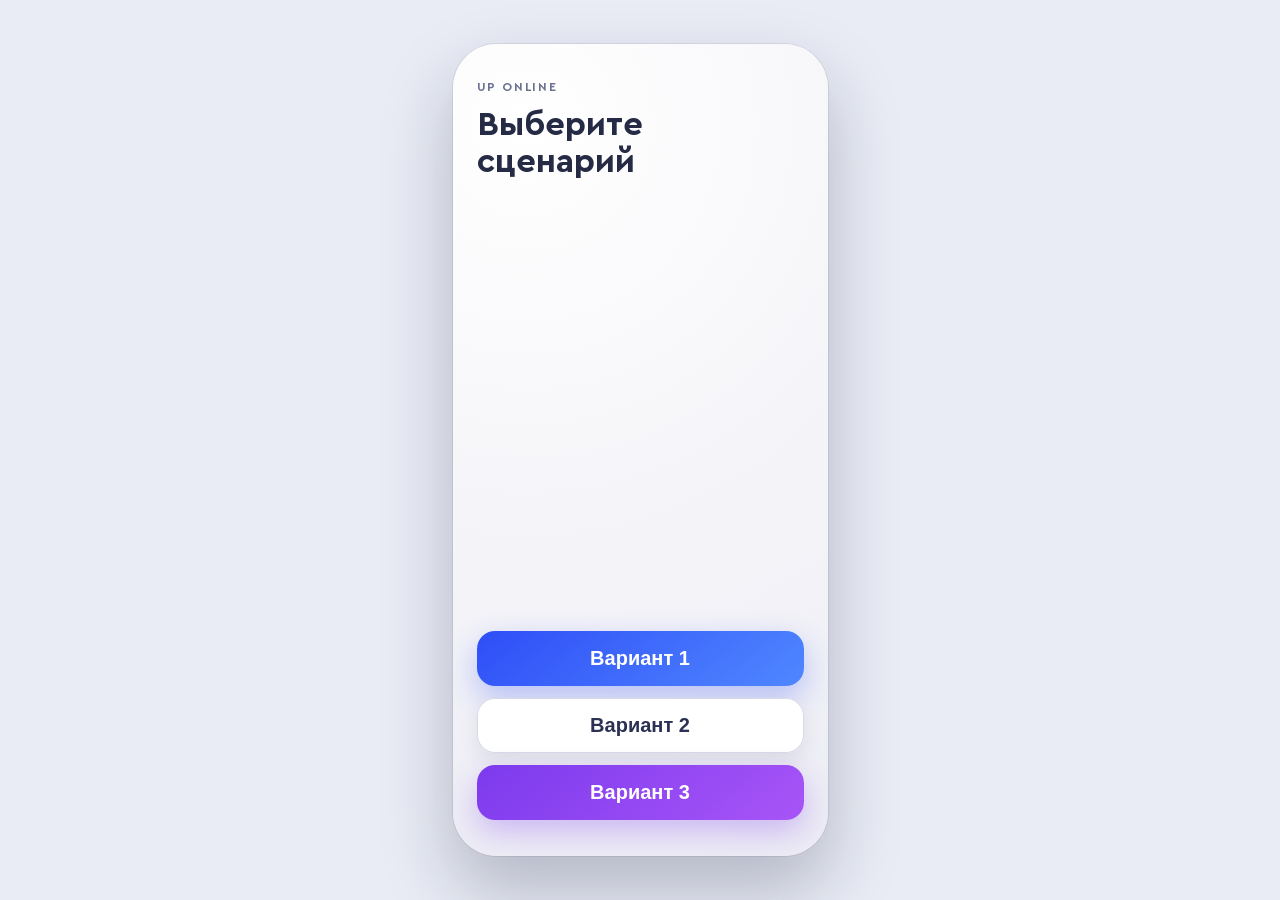
<file: index.html>
<!doctype html>
<html lang="en">
  <head>
    <meta charset="UTF-8" />
    <link rel="icon" type="image/svg+xml" href="/favicon.svg" />
    <meta name="viewport" content="width=device-width, initial-scale=1.0" />
    <title>БелВЭБ</title>
    <script type="module" crossorigin src="/assets/index-CiUG-PHA.js"></script>
    <link rel="stylesheet" crossorigin href="/assets/index-C0d2x_rc.css">
  </head>
  <body>
    <div id="root"></div>
  </body>
</html>
</file>
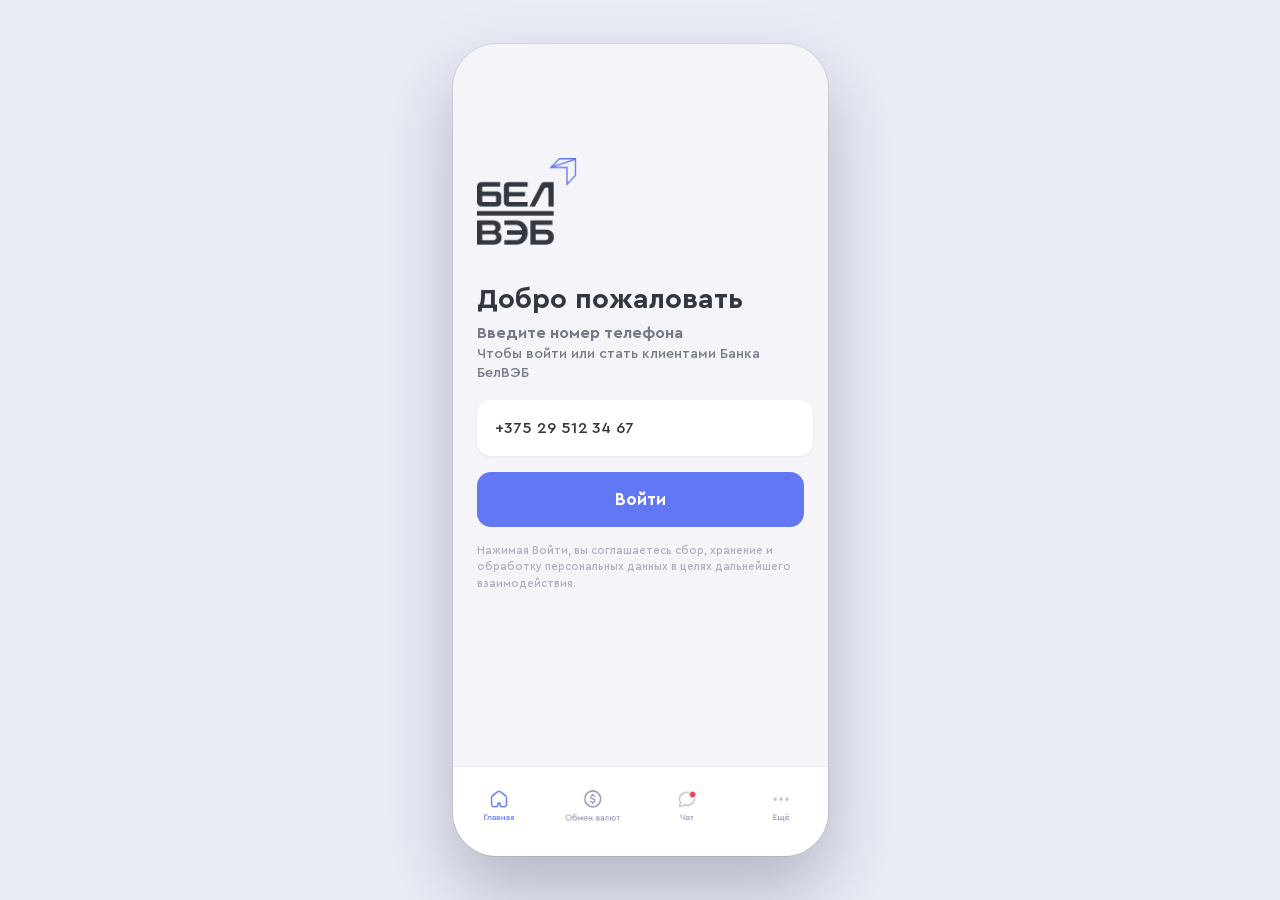
<file: legacy/index.html>
<!DOCTYPE html>
<html lang="ru">
<head>
  <meta charset="UTF-8">
  <meta name="viewport" content="width=device-width, initial-scale=1.0, maximum-scale=1.0, user-scalable=no">
  <meta http-equiv="Cache-Control" content="no-cache, no-store, must-revalidate">
  <meta http-equiv="Pragma" content="no-cache">
  <title>БелВЭБ — Авторизация</title>
  <style>
    @font-face {
      font-family: 'Cera Pro';
      src: url('/fonts/Cera Pro Light.ttf') format('truetype');
      font-weight: 300;
    }
    @font-face {
      font-family: 'Cera Pro';
      src: url('/fonts/Cera Pro Medium.ttf') format('truetype');
      font-weight: 400;
    }
    @font-face {
      font-family: 'Cera Pro';
      src: url('/fonts/Cera Pro Medium.ttf') format('truetype');
      font-weight: 500;
    }
    @font-face {
      font-family: 'Cera Pro';
      src: url('/fonts/Cera Pro Bold.ttf') format('truetype');
      font-weight: 700;
    }
    @font-face {
      font-family: 'Cera Pro';
      src: url('/fonts/Cera Pro Black.ttf') format('truetype');
      font-weight: 900;
    }
    * {
      margin: 0;
      padding: 0;
      box-sizing: border-box;
      -webkit-tap-highlight-color: transparent;
      font-family: 'Cera Pro', sans-serif;
    }

    body {
      font-family: 'Cera Pro', sans-serif;
      background: #F5F5F9;
      margin: 0;
      padding: 0;
    }

    .phone-frame {
      width: 100%;
      height: 100svh;
      background: #F5F5F9;
      overflow: hidden;
      position: relative;
    }

    @media (min-width: 431px) {
      body {
        background: #e9ecf5;
        display: flex;
        justify-content: center;
        align-items: center;
        min-height: 100svh;
        padding: 24px;
        box-sizing: border-box;
      }
      .phone-frame {
        width: 375px;
        height: min(812px, 95svh);
        border-radius: 44px;
        box-shadow: 0 34px 70px rgba(19, 23, 51, 0.25), 0 0 0 1px rgba(20, 25, 50, 0.08);
      }
    }

    /* Status bar */
    .status-bar {
      display: flex;
      justify-content: space-between;
      align-items: center;
      padding: 14px 28px 0;
      height: 44px;
    }

    .status-time {
      font-size: 15px;
      font-weight: 700;
      color: #000;
      letter-spacing: -0.3px;
    }

    .status-icons {
      display: flex;
      align-items: center;
      gap: 6px;
    }

    .status-icons svg { fill: #000; }

    /* ─── SCREEN BASE ─── */
    .screen {
      height: 100%;
      display: flex;
      flex-direction: column;
      overflow-y: auto;
      -webkit-overflow-scrolling: touch;
    }

    .screen.hidden { display: none; }
    .custom-dropdown.hidden { display: none; }

    /* ─── AUTH SCREEN ─── */
    .content {
      flex: 1;
      padding: 0 24px;
      display: flex;
      flex-direction: column;
      justify-content: center;
      padding-bottom: 60px;
    }

    .logo { margin-bottom: 32px; }
    .logo img { width: 100px; height: auto; }

    h1 {
      font-size: 28px;
      font-weight: 700;
      color: #333740;
      margin-bottom: 6px;
    }

    .subtitle {
      font-size: 16px;
      font-weight: 600;
      color: #767A89;
      margin-bottom: 2px;
    }

    .description {
      font-size: 14px;
      font-weight: 400;
      color: #767A89;
      margin-bottom: 16px;
      line-height: 1.4;
    }

    .input-wrapper {
      width: 336px;
      height: 56px;
      background: #fff;
      border-radius: 14px;
      padding: 0 18px;
      margin-bottom: 16px;
      box-shadow: 0 1px 3px rgba(0,0,0,0.06);
      display: flex;
      align-items: center;
    }

    .input-wrapper input {
      width: 100%;
      border: none;
      outline: none;
      font-family: 'Cera Pro', sans-serif;
      font-size: 16px;
      font-weight: 400;
      color: #333740;
      background: transparent;
      letter-spacing: 0.3px;
    }

    .input-wrapper input::placeholder { color: #aeaeb2; }

    .btn-primary {
      width: 100%;
      padding: 17px;
      background: #6177F3;
      color: #fff;
      border: none;
      border-radius: 14px;
      font-family: 'Cera Pro', sans-serif;
      font-size: 17px;
      font-weight: 700;
      cursor: pointer;
      transition: background 0.15s, transform 0.1s;
      margin-bottom: 16px;
    }

    .btn-primary:active {
      background: #4f65e0;
      transform: scale(0.98);
    }

    .disclaimer {
      font-size: 11px;
      font-weight: 400;
      color: #b0b0be;
      line-height: 1.5;
    }

    /* ─── BOTTOM NAV ─── */
    .bottom-nav {
      height: 90px;
      background: #fff;
      border-top: 1px solid rgba(0,0,0,0.08);
      display: flex;
      align-items: center;
      padding-bottom: 8px;
    }

    .nav-item {
      flex: 1;
      display: flex;
      flex-direction: column;
      align-items: center;
      cursor: pointer;
      padding: 4px 0;
      transition: opacity 0.15s;
    }

    .nav-item:active { opacity: 0.6; }

    .nav-icon {
      width: 60px;
      height: 52px;
      display: flex;
      align-items: center;
      justify-content: center;
    }

    .nav-icon img {
      width: 60px;
      height: auto;
      object-fit: contain;
    }

    /* ─── SMS CODE SCREEN ─── */
    .sms-content {
      flex: 1;
      display: flex;
      flex-direction: column;
      padding: 16px 20px 0;
    }

    .back-btn {
      display: flex;
      align-items: center;
      background: none;
      border: none;
      cursor: pointer;
      padding: 4px 0;
      width: 36px;
      height: 36px;
      margin-bottom: 48px;
    }

    .sms-heading {
      display: flex;
      flex-direction: column;
      align-items: center;
      margin-bottom: 32px;
    }

    .sms-title {
      font-size: 28px;
      font-weight: 700;
      color: #333740;
      text-align: center;
      margin-bottom: 10px;
    }

    .sms-desc {
      font-size: 14px;
      font-weight: 400;
      color: #767A89;
      text-align: center;
      line-height: 1.5;
      max-width: 280px;
    }

    /* 6-cell OTP — left aligned */
    .sms-cells {
      display: flex;
      gap: 8px;
      justify-content: flex-start;
    }

    .sms-cell {
      width: 46px;
      height: 56px;
      background: #fff;
      border-radius: 14px;
      border: 1.5px solid #E2E4EC;
      display: flex;
      align-items: center;
      justify-content: center;
      font-family: 'Cera Pro', sans-serif;
      font-size: 22px;
      font-weight: 700;
      color: #333740;
      transition: border-color 0.15s;
    }

    .sms-cell.active {
      border-color: #6177F3;
      border-width: 2px;
    }

    /* ─── ДОГОВОР SCREEN ─── */
    .dogovor-content {
      flex: 1;
      display: flex;
      flex-direction: column;
      padding: 16px 24px 0;
    }

    .dogovor-body {
      flex: 1;
      display: flex;
      flex-direction: column;
      justify-content: center;
      padding-bottom: 32px;
    }

    .dogovor-title {
      width: 327px;
      font-size: 24px;
      font-weight: 700;
      color: #333740;
      line-height: 1.25;
      margin-bottom: 20px;
    }

    .dogovor-link {
      display: flex;
      align-items: flex-start;
      gap: 10px;
      cursor: pointer;
    }

    .dogovor-link img {
      width: 22px;
      height: 22px;
      margin-top: 1px;
      flex-shrink: 0;
    }

    .dogovor-link-text {
      width: 294px;
      font-size: 10px;
      font-weight: 700;
      color: #6177F3;
      line-height: 1.4;
      text-transform: uppercase;
      letter-spacing: 0.2px;
    }

    .dogovor-footer {
      padding: 0 0 32px;
      display: flex;
      flex-direction: column;
      gap: 12px;
    }

    .btn-secondary {
      width: 100%;
      padding: 17px;
      background: transparent;
      color: #767A89;
      border: 1.5px solid #C3C2D3;
      border-radius: 14px;
      font-family: 'Cera Pro', sans-serif;
      font-size: 17px;
      font-weight: 700;
      cursor: pointer;
      transition: background 0.15s, transform 0.1s;
    }

    .btn-secondary:active {
      background: #f0f0f5;
      transform: scale(0.98);
    }

    /* ─── REGISTRATION SCREEN ─── */
    .reg-navbar {
      display: flex;
      align-items: center;
      justify-content: center;
      position: relative;
      padding: 16px 24px 0;
      height: 56px;
    }

    .reg-navbar .back-btn {
      position: absolute;
      left: 24px;
      top: 50%;
      transform: translateY(-50%);
      margin-bottom: 0;
    }

    .reg-navbar-title {
      font-size: 17px;
      font-weight: 700;
      color: #333740;
    }

    .reg-content {
      flex: 1;
      display: flex;
      flex-direction: column;
      padding: 24px 24px 0;
      gap: 20px;
    }

    .reg-hint {
      background: #ECEDF8;
      border-radius: 14px;
      padding: 14px 16px;
      font-size: 14px;
      font-weight: 400;
      color: #333740;
      line-height: 1.4;
    }

    .reg-field {
      display: flex;
      flex-direction: column;
      gap: 8px;
    }

    .reg-label {
      font-size: 16px;
      font-weight: 500;
      color: #333740;
    }

    .reg-input {
      width: 100%;
      height: 56px;
      background: #fff;
      border-radius: 14px;
      border: none;
      outline: none;
      padding: 0 16px;
      font-family: 'Cera Pro', sans-serif;
      font-size: 16px;
      font-weight: 400;
      color: #333740;
      box-shadow: 0 1px 3px rgba(0,0,0,0.06);
    }

    .reg-footer {
      padding: 0 24px 32px;
    }

    .btn-primary-muted {
      width: 100%;
      padding: 17px;
      background: #9FADF8;
      color: #fff;
      border: none;
      border-radius: 14px;
      font-family: 'Cera Pro', sans-serif;
      font-size: 17px;
      font-weight: 700;
      cursor: pointer;
      transition: background 0.15s, transform 0.1s;
    }

    .btn-primary-muted.active-btn {
      background: #6177F3;
    }

    .btn-primary-muted.active-btn:active {
      background: #4f65e0;
      transform: scale(0.98);
    }

    /* ─── PIN SCREEN ─── */
    .pin-screen-content {
      flex: 1;
      display: flex;
      flex-direction: column;
      padding: 16px 24px 0;
    }

    .pin-heading {
      display: flex;
      flex-direction: column;
      align-items: center;
      text-align: center;
      margin-top: 8px;
      margin-bottom: 20px;
    }

    .pin-title {
      font-size: 28px;
      font-weight: 700;
      color: #333740;
      margin-bottom: 10px;
    }

    .pin-desc {
      font-size: 14px;
      font-weight: 400;
      color: #767A89;
      line-height: 1.5;
      max-width: 260px;
    }

    .pin-dots {
      display: flex;
      gap: 16px;
      justify-content: center;
      margin-bottom: 0;
    }

    .pin-dot {
      width: 12px;
      height: 12px;
      border-radius: 50%;
      background: #D8D9E3;
      transition: background 0.15s;
    }

    .pin-dot.filled {
      background: #333740;
    }

    .pin-numpad {
      display: flex;
      flex-direction: column;
      margin-top: 28px;
      padding-bottom: 16px;
    }

    .pin-row {
      display: flex;
    }

    .pin-key {
      flex: 1;
      height: 76px;
      display: flex;
      align-items: center;
      justify-content: center;
      cursor: pointer;
      user-select: none;
      transition: opacity 0.1s;
    }

    .pin-key:active { opacity: 0.5; }

    .pin-key img {
      width: 52px;
      height: 52px;
      object-fit: contain;
    }

    .pin-key-empty {
      flex: 1;
      height: 76px;
      pointer-events: none;
    }

    .pin-key-backspace {
      flex: 1;
      height: 76px;
      display: flex;
      align-items: center;
      justify-content: center;
      cursor: pointer;
      user-select: none;
      transition: opacity 0.1s;
    }

    .pin-key-backspace:active { opacity: 0.5; }

    .pin-key-backspace img {
      width: 52px;
      height: 52px;
      object-fit: contain;
    }

    /* ─── BIOMETRIC SCREEN ─── */
    .bio-content {
      flex: 1;
      display: flex;
      flex-direction: column;
      padding: 16px 24px 0;
    }

    .bio-illustration {
      display: flex;
      justify-content: center;
      align-items: center;
      margin-bottom: 32px;
      position: relative;
    }

    .bio-fingerprint {
      width: 160px;
      height: 160px;
      object-fit: contain;
      position: relative;
      z-index: 1;
    }

    .bio-faceid {
      position: absolute;
      top: calc(50% - 80px);
      left: calc(50% + 20px);
      z-index: 2;
    }

    .bio-body {
      padding-bottom: 8px;
    }

    .bio-title {
      font-size: 24px;
      font-weight: 700;
      color: #333740;
      margin-bottom: 14px;
      line-height: 1.2;
      white-space: nowrap;
    }

    .bio-label {
      font-size: 14px;
      font-weight: 700;
      color: #333740;
      margin-bottom: 8px;
    }

    .bio-list {
      list-style: none;
      display: flex;
      flex-direction: column;
      gap: 6px;
    }

    .bio-list li {
      font-size: 14px;
      font-weight: 400;
      color: #767A89;
      padding-left: 12px;
      position: relative;
      line-height: 1.4;
    }

    .bio-list li::before {
      content: '•';
      position: absolute;
      left: 0;
      color: #767A89;
    }

    .bio-footer {
      padding: 20px 0 32px;
      display: flex;
      flex-direction: column;
      gap: 16px;
      margin-top: auto;
    }

    .btn-skip {
      background: none;
      border: none;
      font-family: 'Cera Pro', sans-serif;
      font-size: 16px;
      font-weight: 400;
      color: #767A89;
      cursor: pointer;
      text-align: center;
      padding: 4px 0;
    }

    .btn-skip:active { opacity: 0.6; }

    /* ─── CATEGORIES SCREEN ─── */
    .cat-content {
      flex: 1;
      display: flex;
      flex-direction: column;
      padding: 16px 24px 0;
      overflow-y: auto;
    }

    .cat-content .back-btn {
      margin-bottom: 16px;
    }

    .cat-title {
      font-size: 28px;
      font-weight: 700;
      color: #333740;
      line-height: 1.2;
      margin-bottom: 8px;
    }

    .cat-subtitle {
      font-size: 14px;
      font-weight: 400;
      color: #767A89;
      line-height: 1.4;
      margin-bottom: 20px;
    }

    .cat-chips {
      display: flex;
      flex-wrap: wrap;
      gap: 8px;
    }

    .chip {
      display: inline-flex;
      align-items: center;
      gap: 5px;
      padding: 10px 14px;
      border-radius: 50px;
      background: #fff;
      border: 1.5px solid #E2E4EC;
      font-size: 14px;
      font-weight: 500;
      color: #333740;
      cursor: pointer;
      user-select: none;
      transition: background 0.15s, color 0.15s, border-color 0.15s;
      white-space: nowrap;
    }

    .chip.chip-active {
      background: #6177F3;
      border-color: #6177F3;
      color: #fff;
    }

    .cat-footer {
      padding: 20px 0 32px;
    }

    /* ─── PRODUCT SCREEN ─── */
    .product-content {
      flex: 1;
      display: flex;
      flex-direction: column;
      overflow: hidden;
    }

    .product-header {
      padding: 14px 24px 10px;
      text-align: center;
    }

    .product-title {
      font-size: 17px;
      font-weight: 700;
      color: #333740;
    }

    .product-tabs {
      display: flex;
      gap: 2px;
      padding: 0 16px 12px;
      overflow-x: auto;
      scrollbar-width: none;
    }

    .product-tabs::-webkit-scrollbar { display: none; }

    .prod-tab {
      flex-shrink: 0;
      padding: 7px 16px;
      border-radius: 50px;
      font-size: 14px;
      font-weight: 500;
      color: #767A89;
      cursor: pointer;
      white-space: nowrap;
    }

    .prod-tab.active {
      background: #333740;
      color: #fff;
    }

    .product-list {
      flex: 1;
      overflow-y: auto;
      padding: 0 16px 8px;
      display: flex;
      flex-direction: column;
      gap: 10px;
      scrollbar-width: none;
    }

    .product-list::-webkit-scrollbar { display: none; }

    .prod-card {
      background: #fff;
      border-radius: 16px;
      padding: 16px 155px 16px 16px;
      position: relative;
      overflow: hidden;
      min-height: 148px;
      display: flex;
      flex-direction: column;
    }

    .prod-card-badge {
      position: absolute;
      top: 0;
      right: 0;
      background: #2BB67D;
      color: #fff;
      font-size: 11px;
      font-weight: 700;
      padding: 5px 14px 5px 12px;
      border-radius: 50px 0 0 50px;
      z-index: 2;
    }

    .prod-card-title {
      font-size: 17px;
      font-weight: 700;
      color: #333740;
      line-height: 1.2;
      margin-bottom: 4px;
    }

    .prod-card-subtitle {
      font-size: 13px;
      font-weight: 400;
      color: #767A89;
      line-height: 1.4;
      flex: 1;
    }

    .prod-card-tag {
      display: inline-flex;
      background: #E9ECFF;
      color: #333740;
      font-size: 11px;
      font-weight: 600;
      padding: 5px 12px;
      white-space: nowrap;
      border-radius: 50px;
      align-self: flex-start;
      margin-top: 10px;
      position: relative;
      z-index: 2;
    }

    .prod-card-img {
      position: absolute;
      right: 0;
      bottom: 0;
      width: 145px;
      height: 148px;
      object-fit: contain;
      object-position: right bottom;
    }

    .prod-row {
      display: flex;
      gap: 10px;
    }

    .prod-card-half {
      flex: 1;
      background: #fff;
      border-radius: 16px;
      padding: 14px 12px 12px;
      position: relative;
      overflow: hidden;
      display: flex;
      flex-direction: column;
      min-height: 180px;
    }

    .prod-card-half .prod-card-title {
      max-width: 100%;
      font-size: 15px;
    }

    .prod-card-half .prod-card-subtitle {
      max-width: 100%;
      font-size: 12px;
    }

    .prod-card-half-img {
      position: absolute;
      right: 0;
      bottom: -16px;
      width: 134px;
      height: 134px;
      object-fit: contain;
      object-position: right bottom;
    }

    .prod-card-half .prod-card-tag {
      margin-top: auto;
      align-self: flex-start;
    }

    .product-footer {
      padding: 8px 16px 24px;
    }

    .btn-later {
      width: 100%;
      padding: 17px;
      background: transparent;
      color: #767A89;
      border: 1.5px solid #C3C2D3;
      border-radius: 14px;
      font-size: 17px;
      font-weight: 400;
      cursor: pointer;
    }

    .btn-later:active { opacity: 0.7; }

    /* ─── ACCOUNT OPEN SCREEN ─── */
    .acc-cur {
      flex: 1;
      padding: 14px 0;
      border-radius: 14px;
      border: none;
      background: #fff;
      color: #333740;
      font-size: 16px;
      font-weight: 600;
      font-family: inherit;
      cursor: pointer;
      transition: background 0.15s, color 0.15s;
    }
    .acc-cur.active {
      background: #5B6CF9;
      color: #fff;
    }
    .acc-toggle {
      position: relative;
      display: inline-block;
      width: 48px;
      height: 28px;
      flex-shrink: 0;
    }
    .acc-toggle input { display: none; }
    .acc-slider {
      position: absolute;
      inset: 0;
      background: #D8D9E3;
      border-radius: 14px;
      transition: background 0.2s;
    }
    .acc-slider:before {
      content: '';
      position: absolute;
      width: 22px;
      height: 22px;
      background: #fff;
      border-radius: 50%;
      top: 3px;
      left: 3px;
      transition: transform 0.2s;
    }
    .acc-toggle.on .acc-slider { background: #5B6CF9; }
    .acc-toggle.on .acc-slider:before { transform: translateX(20px); }

    /* ─── CARD DETAIL SCREEN ─── */
    #screenCardSiyay {
      background: #F5F5F9;
    }

    .card-detail-content {
      flex: 1;
      display: flex;
      flex-direction: column;
      overflow: hidden;
      background: #F5F5F9;
    }

    .card-detail-header {
      padding: 12px 20px 0;
    }

    .card-detail-scroll {
      flex: 1;
      overflow-y: auto;
      scrollbar-width: none;
      padding: 0 20px 16px;
      background: #F5F5F9;
    }

    .card-detail-scroll::-webkit-scrollbar { display: none; }

    .card-detail-title {
      font-size: 26px;
      font-weight: 700;
      color: #333740;
      line-height: 1.2;
      margin-bottom: 6px;
      margin-top: 14px;
      text-align: center;
    }

    .card-detail-subtitle {
      font-size: 14px;
      font-weight: 400;
      color: #767A89;
      line-height: 1.45;
      margin-bottom: 16px;
      text-align: center;
    }

    .card-detail-img-wrap {
      display: flex;
      justify-content: center;
      margin-bottom: 12px;
    }

    .card-detail-img-wrap img {
      width: 290px;
      height: 182px;
      object-fit: contain;
      display: block;
      filter: drop-shadow(0 8px 20px rgba(0,0,0,0.18));
    }

    .card-detail-price-badge {
      display: inline-flex;
      align-items: center;
      gap: 5px;
      background: linear-gradient(90deg, #A836FF 0%, #23EEFF 100%);
      color: #fff;
      font-size: 13px;
      font-weight: 700;
      padding: 7px 14px 7px 16px;
      border-radius: 50px;
      margin-bottom: 16px;
      cursor: pointer;
    }

    .card-detail-price-badge svg {
      width: 13px;
      height: 13px;
    }

    .card-detail-type-tabs {
      display: flex;
      background: #E8E8EE;
      border-radius: 12px;
      padding: 3px;
      margin-bottom: 12px;
      gap: 0;
    }

    .card-type-tab {
      flex: 1;
      padding: 8px 0;
      border-radius: 10px;
      border: none;
      font-size: 14px;
      font-weight: 600;
      color: #767A89;
      text-align: center;
      cursor: pointer;
      background: transparent;
      font-family: 'Cera Pro', sans-serif;
      position: relative;
      transition: background 0.2s, color 0.2s, box-shadow 0.2s;
    }

    .card-type-tab.active {
      background: #fff;
      color: #333740;
      box-shadow: 0 1px 4px rgba(0,0,0,0.12);
    }

    .card-type-tab .tab-new {
      position: absolute;
      top: -8px;
      right: 8px;
      background: #6177F3;
      color: #fff;
      font-size: 9px;
      font-weight: 700;
      padding: 2px 7px;
      border-radius: 50px;
      letter-spacing: 0.4px;
      text-transform: uppercase;
    }

    .card-feature-list {
      display: flex;
      flex-direction: column;
      gap: 8px;
    }

    .card-feature-item {
      cursor: pointer;
      background: #fff;
      border-radius: 16px;
      overflow: hidden;
    }

    .card-feature-item-header {
      display: flex;
      align-items: center;
      gap: 12px;
      padding: 14px 16px;
    }

    .card-feature-icon {
      width: 32px;
      height: 32px;
      flex-shrink: 0;
    }

    .card-feature-icon img {
      width: 32px;
      height: 32px;
      object-fit: contain;
    }

    .card-feature-text {
      flex: 1;
      min-width: 0;
    }

    .card-feature-title {
      font-size: 15px;
      font-weight: 700;
      color: #333740;
      margin-bottom: 2px;
      line-height: 1.2;
    }

    .card-feature-desc {
      font-size: 13px;
      font-weight: 400;
      color: #767A89;
      line-height: 1.3;
    }

    .card-feature-chevron {
      flex-shrink: 0;
      transition: transform 0.25s;
    }

    .card-feature-item.open .card-feature-chevron {
      transform: rotate(90deg);
    }

    .card-feature-body {
      max-height: 0;
      overflow: hidden;
      transition: max-height 0.3s ease, padding 0.3s ease;
      font-size: 13px;
      font-weight: 400;
      color: #767A89;
      line-height: 1.5;
      padding: 0 16px 0 60px;
    }

    .card-feature-item.open .card-feature-body {
      max-height: 200px;
      padding: 0 16px 14px 60px;
    }

    .card-detail-footer {
      padding: 8px 20px 32px;
      background: #F5F5F9;
    }

    /* ─── BOTTOM SHEET ─── */
    .bottom-sheet-overlay {
      position: absolute;
      inset: 0;
      background: rgba(0,0,0,0.4);
      z-index: 100;
      opacity: 0;
      pointer-events: none;
      transition: opacity 0.3s;
    }

    .bottom-sheet-overlay.show {
      opacity: 1;
      pointer-events: all;
    }

    .bottom-sheet {
      position: absolute;
      bottom: 0;
      left: 0;
      right: 0;
      background: #fff;
      border-radius: 24px 24px 0 0;
      padding: 12px 20px 36px;
      transform: translateY(100%);
      transition: transform 0.35s cubic-bezier(0.32, 0.72, 0, 1);
      z-index: 101;
    }

    .bottom-sheet-overlay.show .bottom-sheet {
      transform: translateY(0);
    }

    .bottom-sheet-handle {
      width: 36px;
      height: 4px;
      background: #E2E4EC;
      border-radius: 2px;
      margin: 0 auto 20px;
    }

    .bottom-sheet-title {
      font-size: 18px;
      font-weight: 700;
      color: #333740;
      margin-bottom: 6px;
    }

    .bottom-sheet-subtitle {
      font-size: 13px;
      color: #767A89;
      margin-bottom: 20px;
      line-height: 1.4;
    }

    .bs-criteria-list {
      display: flex;
      flex-direction: column;
      gap: 12px;
      margin-bottom: 20px;
    }

    .bs-criteria-item {
      display: flex;
      align-items: flex-start;
      gap: 10px;
    }

    .bs-criteria-check {
      width: 20px;
      height: 20px;
      background: #ECEDF8;
      border-radius: 50%;
      flex-shrink: 0;
      display: flex;
      align-items: center;
      justify-content: center;
      margin-top: 1px;
    }

    .bs-criteria-check svg {
      width: 11px;
      height: 11px;
    }

    .bs-criteria-text {
      font-size: 14px;
      color: #333740;
      line-height: 1.4;
    }

    .bs-criteria-text span {
      color: #767A89;
      font-size: 13px;
    }

    .bs-divider {
      height: 1px;
      background: #F0F1F8;
      margin-bottom: 16px;
    }

    .bs-note {
      font-size: 12px;
      color: #767A89;
      line-height: 1.45;
    }

    /* ─── CUSTOM KEYBOARD ─── */
    .keyboard {
      background: #D1D5DB;
      padding: 8px 4px 4px;
    }

    .keyboard-row {
      display: flex;
      gap: 6px;
      margin-bottom: 6px;
    }

    .key {
      flex: 1;
      height: 56px;
      background: #fff;
      border-radius: 10px;
      display: flex;
      flex-direction: column;
      align-items: center;
      justify-content: center;
      cursor: pointer;
      user-select: none;
      box-shadow: 0 1px 0 rgba(0,0,0,0.25);
      transition: background 0.08s;
      gap: 1px;
    }

    .key:active { background: #A8B0BB; }

    .key-empty {
      background: #D1D5DB;
      box-shadow: none;
      cursor: default;
      pointer-events: none;
    }

    .key-empty:active { background: #D1D5DB; }

    .key-num {
      font-size: 26px;
      font-weight: 300;
      color: #333740;
      line-height: 1;
    }

    .key-letters {
      font-size: 9px;
      font-weight: 700;
      color: #333740;
      letter-spacing: 0.5px;
      line-height: 1;
    }

    .key-backspace {
      background: #AEB4BE;
      box-shadow: 0 1px 0 rgba(0,0,0,0.25);
    }

    .key-backspace:active { background: #8e939e; }

    /* Home indicator */
    .home-indicator {
      height: 30px;
      background: #D1D5DB;
      display: flex;
      align-items: center;
      justify-content: center;
    }

    .home-indicator-bar {
      width: 120px;
      height: 5px;
      background: #333740;
      border-radius: 3px;
      opacity: 0.25;
    }

    /* Custom select trigger */
    .custom-select {
      background: #fff;
      border-radius: 14px;
      padding: 14px 18px;
      display: flex;
      align-items: center;
      justify-content: space-between;
      cursor: pointer;
      font-size: 16px;
      color: #333740;
    }

    /* Bottom sheet */
    .select-sheet {
      display: none;
      position: fixed;
      top: 0;
      left: 0;
      right: 0;
      bottom: 0;
      background: #fff;
      z-index: 201;
      flex-direction: column;
    }
    .select-sheet.open { display: flex; }
    .sheet-handle {
      width: 36px; height: 4px;
      background: #D0D0D8;
      border-radius: 2px;
      margin: 12px auto 4px;
      flex-shrink: 0;
    }
    .sheet-title {
      font-size: 16px;
      font-weight: 700;
      color: #333740;
      padding: 8px 20px 12px;
      flex-shrink: 0;
    }
    .sheet-list {
      overflow-y: auto;
      padding-bottom: 24px;
    }
    .sheet-option {
      padding: 15px 20px;
      font-size: 16px;
      color: #333740;
      cursor: pointer;
      border-bottom: 1px solid #F0F0F5;
    }
    .sheet-option:last-child { border-bottom: none; }
    .sheet-option:active { background: #F5F5F9; }

    /* Card Form checkboxes */
    .card-checkbox.checked { background: #5B6CF9 !important; border-color: #5B6CF9 !important; }
    .card-checkbox.checked svg { opacity: 1 !important; }

    /* Account Open toggles */
    .acc-toggle {
      position: relative;
      display: inline-block;
      width: 51px;
      height: 31px;
      flex-shrink: 0;
    }
    .acc-toggle input { display: none; }
    .acc-slider {
      position: absolute;
      inset: 0;
      background: #E0E0E6;
      border-radius: 999px;
      transition: background 0.2s;
    }
    .acc-slider::before {
      content: '';
      position: absolute;
      width: 27px;
      height: 27px;
      background: #fff;
      border-radius: 50%;
      top: 2px;
      left: 2px;
      transition: transform 0.2s;
      box-shadow: 0 1px 4px rgba(0,0,0,0.18);
    }
    .acc-toggle input:checked + .acc-slider { background: #5B6CF9; }
    .acc-toggle input:checked + .acc-slider::before { transform: translateX(20px); }


  /* ── Login screen (existing client) ── */
  .v2-auth {
    flex: 1; display: flex; flex-direction: column;
    padding: 16px 24px 40px; position: relative; overflow: hidden;
  }
  .v2-auth-back {
    background: none; border: none; cursor: pointer;
    padding: 4px 0; display: flex; align-items: center; width: 36px;
  }
  .v2-auth-body {
    flex: 1; display: flex; flex-direction: column;
    align-items: center; justify-content: center; padding-bottom: 60px;
  }
  .v2-auth-title { font-size: 28px; font-weight: 700; color: #333740; margin: 0 0 8px; }
  .v2-auth-subtitle { font-size: 14px; color: #767A89; text-align: center; line-height: 1.45; margin: 0 0 36px; }
  .v2-auth-fields { width: 100%; display: flex; flex-direction: column; gap: 16px; }
  .v2-auth-field { display: flex; flex-direction: column; gap: 6px; }
  .v2-auth-label { font-size: 13px; color: #767A89; }
  .v2-auth-input {
    width: 100%; height: 52px; background: #fff; border-radius: 14px;
    box-shadow: 0 1px 3px rgba(0,0,0,0.06); display: flex; align-items: center; padding: 0 18px;
  }
  .v2-auth-input--error { box-shadow: 0 0 0 1.5px #e03131; }
  .v2-auth-input input {
    width: 100%; border: none; outline: none; background: transparent;
    font-family: 'Cera Pro', sans-serif; font-size: 16px; color: #333740;
  }
  .v2-auth-submit { margin-top: 32px; width: 100%; height: 52px; border-radius: 14px; border: none; background: #6177F3; color: #fff; font-family: 'Cera Pro', sans-serif; font-size: 17px; font-weight: 700; cursor: pointer; }
  .v2-auth-restore { margin-top: 18px; background: none; border: none; font-size: 15px; font-weight: 600; color: #6177F3; cursor: pointer; font-family: 'Cera Pro', sans-serif; }
  .v2-modal-overlay {
    position: absolute; inset: 0; background: rgba(30,33,50,0.55);
    display: flex; align-items: center; justify-content: center; padding: 0 16px; z-index: 10;
  }
  .v2-modal {
    background: #fff; border-radius: 20px; padding: 24px 20px 20px;
    width: calc(100% - 32px); display: flex; flex-direction: column; gap: 12px;
  }
  .v2-modal-title { font-size: 17px; font-weight: 700; color: #333740; margin: 0; }
  .v2-modal-text { font-size: 14px; color: #333740; line-height: 1.5; margin: 0; }
  .v2-modal-btn { margin-top: 4px; width: 100%; height: 52px; border-radius: 14px; border: none; background: #6177F3; color: #fff; font-family: 'Cera Pro', sans-serif; font-size: 17px; font-weight: 700; cursor: pointer; }
  </style>
</head>
<body>
<div class="phone-frame">

  <!-- ── Screen 1: Auth ── -->
  <div class="screen" id="screenAuth">
    <div class="content">
      <div class="logo">
        <img src="img/Лого белвэб.png" alt="БелВЭБ">
      </div>
      <h1>Добро пожаловать</h1>
      <p class="subtitle">Введите номер телефона</p>
      <p class="description">Чтобы войти или стать клиентами Банка БелВЭБ</p>
      <div class="input-wrapper">
        <input type="tel" id="phoneInput" placeholder="+375 XX XXX XX XX" value="+375 29 512 34 67">
      </div>
      <button class="btn-primary" onclick="goToSms()">Войти</button>
      <p class="disclaimer">Нажимая Войти, вы соглашаетесь сбор, хранение и обработку персональных данных в целях дальнейшего взаимодействия.</p>
    </div>
    <div class="bottom-nav">
      <div class="nav-item"><div class="nav-icon"><img src="img/главная.png" alt="Главная"></div></div>
      <div class="nav-item"><div class="nav-icon"><img src="img/обмен валют.png" alt="Обмен валют"></div></div>
      <div class="nav-item"><div class="nav-icon"><img src="img/чат.png" alt="Чат"></div></div>
      <div class="nav-item"><div class="nav-icon"><img src="img/еще.png" alt="Ещё"></div></div>
    </div>
  </div>

  <!-- ── Screen 2: Договор ── -->
  <div class="screen hidden" id="screenDogovor">
    <div class="dogovor-content">

      <button class="back-btn" onclick="navigate('screenSms', 'screenDogovor')">
        <svg width="11" height="20" viewBox="0 0 11 20" fill="none">
          <path d="M10 1L1.5 10L10 19" stroke="#333740" stroke-width="1.8" stroke-linecap="round" stroke-linejoin="round"/>
        </svg>
      </button>

      <div class="dogovor-body">
        <div class="dogovor-title">Мы предоставляем услуги согласно Договору</div>
        <div class="dogovor-link">
          <img src="img/document_outline_24.png" alt="">
          <span class="dogovor-link-text">Договор о банковском обслуживании физических лиц в системах дистанционного банковского обслуживания</span>
        </div>
      </div>

      <div class="dogovor-footer">
        <button class="btn-primary" style="margin-bottom:0" onclick="navigate('screenReg', 'screenDogovor')">Продолжить</button>
        <button class="btn-secondary" onclick="navigate('screenLogin', 'screenDogovor')">Я уже ваш клиент</button>
      </div>

    </div>
  </div>

  <!-- ── Screen: Login (existing client) ── -->
  <div class="screen hidden" id="screenLogin" style="background:#F5F5F9;">
    <div class="v2-auth">

      <button class="v2-auth-back" onclick="navigate('screenDogovor','screenLogin')">
        <svg width="20" height="16" viewBox="0 0 20 16" fill="none">
          <path d="M8 1L1 8L8 15" stroke="#333740" stroke-width="1.8" stroke-linecap="round" stroke-linejoin="round"/>
          <line x1="1" y1="8" x2="19" y2="8" stroke="#333740" stroke-width="1.8" stroke-linecap="round"/>
        </svg>
      </button>

      <div class="v2-auth-body">
        <h2 class="v2-auth-title">Вход</h2>
        <p class="v2-auth-subtitle">Введите логин и пароль<br>для авторизации в UP Online</p>

        <div class="v2-auth-fields">
          <div class="v2-auth-field">
            <span class="v2-auth-label">Логин</span>
            <div class="v2-auth-input" id="loginInputWrap">
              <input id="loginInput" type="text" autocomplete="username">
            </div>
          </div>
          <div class="v2-auth-field">
            <span class="v2-auth-label">Пароль</span>
            <div class="v2-auth-input" id="loginPassWrap">
              <input id="loginPass" type="password" autocomplete="current-password">
            </div>
          </div>
        </div>

        <button class="v2-auth-submit" onclick="submitLogin()">Войти</button>
        <button class="v2-auth-restore">Восстановить пароль</button>
      </div>

      <div class="v2-modal-overlay" id="loginModal" style="display:none;">
        <div class="v2-modal">
          <p class="v2-modal-title">Внимание</p>
          <p class="v2-modal-text">Ваш логин +375295123467.<br>На ваш номер телефона +37529***3467 был отправлен пароль.</p>
          <button class="v2-modal-btn" onclick="closeLoginModal()">Спасибо</button>
        </div>
      </div>

    </div>
  </div>

  <!-- ── Screen 4: Registration ── -->
  <div class="screen hidden" id="screenReg">

    <div class="reg-navbar">
      <button class="back-btn" onclick="navigate('screenDogovor', 'screenReg')">
        <svg width="11" height="20" viewBox="0 0 11 20" fill="none">
          <path d="M10 1L1.5 10L10 19" stroke="#333740" stroke-width="1.8" stroke-linecap="round" stroke-linejoin="round"/>
        </svg>
      </button>
      <span class="reg-navbar-title">Регистрация</span>
    </div>

    <div class="reg-content">
      <div class="reg-hint">Для регистрации введите имя и фамилию</div>

      <div class="reg-field">
        <label class="reg-label">Имя</label>
        <input class="reg-input" id="regName" type="text" oninput="updateRegBtn()">
      </div>

      <div class="reg-field">
        <label class="reg-label">Фамилия</label>
        <input class="reg-input" id="regSurname" type="text" oninput="updateRegBtn()">
      </div>
    </div>

    <div style="flex:1"></div>

    <div class="reg-footer">
      <button class="btn-primary-muted" id="regBtn" onclick="if(this.classList.contains('active-btn')){pinNextScreen='screenBio';pinMode='create';pinBackFn=()=>navigate('screenReg','screenPin');document.getElementById('pinTitle').textContent='Придумайте ПИН-ключ';document.getElementById('pinDesc').textContent='Пин-ключ будет использоваться для входа в приложение и подтверждения операции';navigate('screenPin','screenReg')}">Продолжить</button>
    </div>

  </div>

  <!-- ── Screen 5: PIN ── -->
  <div class="screen hidden" id="screenPin">
    <div class="pin-screen-content">

      <button class="back-btn" onclick="pinBack()">
        <svg width="11" height="20" viewBox="0 0 11 20" fill="none">
          <path d="M10 1L1.5 10L10 19" stroke="#333740" stroke-width="1.8" stroke-linecap="round" stroke-linejoin="round"/>
        </svg>
      </button>

      <div class="pin-heading">
        <div class="pin-title" id="pinTitle">Придумайте ПИН-ключ</div>
        <p class="pin-desc" id="pinDesc">Пин-ключ будет использоваться для входа в приложение и подтверждения операции</p>
      </div>

      <div class="pin-dots" id="pinDots">
        <div class="pin-dot" id="pd0"></div>
        <div class="pin-dot" id="pd1"></div>
        <div class="pin-dot" id="pd2"></div>
        <div class="pin-dot" id="pd3"></div>
        <div class="pin-dot" id="pd4"></div>
        <div class="pin-dot" id="pd5"></div>
      </div>

      <div class="pin-numpad">
        <div class="pin-row">
          <div class="pin-key" onclick="pinPress('1')"><img src="img/Цифры/1.png" alt="1"></div>
          <div class="pin-key" onclick="pinPress('2')"><img src="img/Цифры/2.png" alt="2"></div>
          <div class="pin-key" onclick="pinPress('3')"><img src="img/Цифры/3.png" alt="3"></div>
        </div>
        <div class="pin-row">
          <div class="pin-key" onclick="pinPress('4')"><img src="img/Цифры/4.png" alt="4"></div>
          <div class="pin-key" onclick="pinPress('5')"><img src="img/Цифры/5.png" alt="5"></div>
          <div class="pin-key" onclick="pinPress('6')"><img src="img/Цифры/6.png" alt="6"></div>
        </div>
        <div class="pin-row">
          <div class="pin-key" onclick="pinPress('7')"><img src="img/Цифры/7.png" alt="7"></div>
          <div class="pin-key" onclick="pinPress('8')"><img src="img/Цифры/8.png" alt="8"></div>
          <div class="pin-key" onclick="pinPress('9')"><img src="img/Цифры/9.png" alt="9"></div>
        </div>
        <div class="pin-row">
          <div class="pin-key-empty"></div>
          <div class="pin-key" onclick="pinPress('0')"><img src="img/Цифры/0.png" alt="0"></div>
          <div class="pin-key-backspace" onclick="pinBackspace()"><img src="img/Цифры/del.png" alt="del"></div>
        </div>
      </div>

    </div>
  </div>

  <!-- ── Screen 6: Biometric ── -->
  <div class="screen hidden" id="screenBio">
    <div class="bio-content">

      <button class="back-btn" onclick="navigate('screenPin', 'screenBio')">
        <svg width="11" height="20" viewBox="0 0 11 20" fill="none">
          <path d="M10 1L1.5 10L10 19" stroke="#333740" stroke-width="1.8" stroke-linecap="round" stroke-linejoin="round"/>
        </svg>
      </button>

      <div style="flex:1;display:flex;flex-direction:column;justify-content:center;">
        <div class="bio-illustration">
          <img class="bio-fingerprint" src="img/Android Fingerprint.png" alt="Fingerprint">
          <div class="bio-faceid">
            <img src="img/Face ID.png" alt="Face ID" width="56" height="56">
          </div>
        </div>

        <div class="bio-body">
          <div class="bio-title">Подключите биометрию</div>
          <p class="bio-label">Плюсы подключения:</p>
          <ul class="bio-list">
            <li>Быстрый и удобный вход в приложение</li>
            <li>Дополнительная защита</li>
            <li>Защита от мошенников</li>
            <li>Подтверждение операций</li>
          </ul>
        </div>
      </div>

      <div class="bio-footer">
        <button class="btn-primary" style="margin-bottom:0" onclick="navigate('screenCategories', 'screenBio')">Подключить</button>
        <button class="btn-skip" onclick="navigate('screenCategories', 'screenBio')">Пропустить</button>
      </div>

    </div>
  </div>

  <!-- ── Screen 7: Categories ── -->
  <div class="screen hidden" id="screenCategories">
    <div class="cat-content">

      <button class="back-btn" onclick="navigate('screenBio', 'screenCategories')">
        <svg width="11" height="20" viewBox="0 0 11 20" fill="none">
          <path d="M10 1L1.5 10L10 19" stroke="#333740" stroke-width="1.8" stroke-linecap="round" stroke-linejoin="round"/>
        </svg>
      </button>

      <div class="cat-title">Для чего вам нужен UP Online?</div>
      <p class="cat-subtitle">Выберете все подходящие категории, что бы мы могли подготовить приложение для Вас!</p>

      <div class="cat-chips">
        <div class="chip chip-active" onclick="toggleChip(this)">🦅 Переводы</div>
        <div class="chip chip-active" onclick="toggleChip(this)">💵 Обмен валют</div>
        <div class="chip chip-active" onclick="toggleChip(this)">📋 Платежи</div>
        <div class="chip chip-active" onclick="toggleChip(this)">🛒 Покупки</div>
        <div class="chip" onclick="toggleChip(this)">🎾 Категория 6</div>
        <div class="chip" onclick="toggleChip(this)">🏦 Кредиты</div>
        <div class="chip" onclick="toggleChip(this)">📊 Депозиты</div>
        <div class="chip" onclick="toggleChip(this)">🧋 Категория 7</div>
        <div class="chip" onclick="toggleChip(this)">🍾 Категория 8</div>
        <div class="chip" onclick="toggleChip(this)">🍿 Категория 9</div>
        <div class="chip" onclick="toggleChip(this)">🥇 Категория 10</div>
      </div>

    </div>

    <div class="cat-footer" style="padding: 20px 24px 32px;">
      <button class="btn-primary" style="margin-bottom:0" onclick="navigate('screenProduct', 'screenCategories')">Продолжить</button>
    </div>
  </div>

  <!-- ── Screen 8: Product Selection ── -->
  <div class="screen hidden" id="screenProduct">
    <div class="product-content">

      <div class="product-header" style="position:relative;">
        <button class="back-btn" onclick="navigate('screenCategories', 'screenProduct')" style="position:absolute;left:0;top:50%;transform:translateY(-50%);">
          <svg width="11" height="20" viewBox="0 0 11 20" fill="none">
            <path d="M10 1L1.5 10L10 19" stroke="#333740" stroke-width="1.8" stroke-linecap="round" stroke-linejoin="round"/>
          </svg>
        </button>
        <div class="product-title">Выберите продукт</div>
      </div>

      <div class="product-tabs">
        <div class="prod-tab active">Для вас</div>
        <div class="prod-tab">Карты</div>
        <div class="prod-tab">Кредиты</div>
        <div class="prod-tab">Пакеты услуг</div>
      </div>

      <div class="product-list">

        <!-- Карта Мечтай -->
        <div class="prod-card" onclick="navigate('screenCardSiyay', 'screenProduct')" style="cursor:pointer">
          <div class="prod-card-title">Карта Мечтай</div>
          <div class="prod-card-subtitle">Манибек до 2% на любимые магазины и категории</div>
          <div class="prod-card-tag">Бесплатный выпуск</div>
          <div style="position:absolute;right:0;top:0;bottom:0;width:145px;">
            <img class="prod-card-img" src="img/карта сияй.png?v=2" alt="" style="position:absolute;top:60%;bottom:auto;transform:translateY(-50%);right:0;width:145px;height:115px;">
          </div>
          <div class="prod-card-badge">Выбор клиентов</div>
        </div>

        <!-- Потребительский кредит -->
        <div class="prod-card">
          <div class="prod-card-title">Потребительский кредит</div>
          <div class="prod-card-subtitle">На любые цели<br>Быстрое рассмотрение</div>
          <div class="prod-card-tag">Фиксированная ставка 15%</div>
          <img class="prod-card-img" src="img/коины.png" alt="">
        </div>

        <!-- Счёт + Депозит -->
        <div class="prod-row">
          <div class="prod-card-half" onclick="navigate('screenAccountOpen','screenProduct')" style="cursor:pointer">
            <div class="prod-card-title">Открыть счет</div>
            <div class="prod-card-subtitle">BYN, USD, EUR</div>
            <img class="prod-card-half-img" src="img/кошелек.png" alt="">
            <div class="prod-card-tag">Бесплатно 5 счетов</div>
          </div>
          <div class="prod-card-half">
            <div class="prod-card-title">Открыть депозит</div>
            <div class="prod-card-subtitle">BYN, USD, EUR</div>
            <img class="prod-card-half-img" src="img/депозиты.png" alt="">
            <div class="prod-card-tag">Информация</div>
          </div>
        </div>

        <!-- Дебетовые карты -->
        <div class="prod-card">
          <div class="prod-card-title">Дебетовые карты</div>
          <div class="prod-card-subtitle">Манибек до 2% на любимые магазины и категории</div>
          <div class="prod-card-tag">Бесплатный выпуск</div>
          <img class="prod-card-img" src="img/дебет карты.png" alt="">
        </div>

      </div>

      <div class="product-footer">
        <button class="btn-later" onclick="navigate('screenLater', 'screenProduct')">Оформить позже</button>
      </div>

    </div>
  </div>

  <!-- ── Screen: Оформить позже ── -->
  <div class="screen hidden" id="screenLater">
    <div style="position:relative;width:100%;height:100%;">
      <img src="img/main/603754.png" alt="" style="width:100%;height:100%;object-fit:cover;display:block;">
      <button class="back-btn" onclick="navigate('screenProduct', 'screenLater')" style="position:absolute;left:16px;top:16px;">
        <svg width="11" height="20" viewBox="0 0 11 20" fill="none">
          <path d="M10 1L1.5 10L10 19" stroke="#333740" stroke-width="1.8" stroke-linecap="round" stroke-linejoin="round"/>
        </svg>
      </button>
    </div>
  </div>

  <!-- ── Screen 9: Card Siyay Detail ── -->
  <div class="screen hidden" id="screenCardSiyay">
    <div class="card-detail-content">

      <div class="card-detail-header">
        <button class="back-btn" onclick="navigate('screenProduct', 'screenCardSiyay')" style="margin-bottom:0">
          <svg width="11" height="20" viewBox="0 0 11 20" fill="none">
            <path d="M10 1L1.5 10L10 19" stroke="#333740" stroke-width="1.8" stroke-linecap="round" stroke-linejoin="round"/>
          </svg>
        </button>
      </div>

      <div class="card-detail-scroll">

        <div class="card-detail-title">Повышенный манибек<br>с картой Мечтай</div>
        <div class="card-detail-subtitle">Выбирайте любимые магазины и получайте повышенный Money-back</div>

        <div class="card-detail-img-wrap">
          <img src="img/карта сияй фулл.png?v=2" alt="Карта Мечтай">
        </div>

        <div style="display:flex;justify-content:center;">
          <div class="card-detail-price-badge" onclick="openPriceSheet()">
            Бесплатно или 20 BYN/мес.
            <svg viewBox="0 0 14 14" fill="none">
              <path d="M4.5 3.5l5 3.5-5 3.5" stroke="#fff" stroke-width="1.8" stroke-linecap="round" stroke-linejoin="round"/>
            </svg>
          </div>
        </div>

        <div class="card-detail-type-tabs">
          <button class="card-type-tab active" onclick="switchCardTab(this)">Пластиковая карта</button>
          <button class="card-type-tab" onclick="switchCardTab(this)">Платёжный стикер<span class="tab-new">NEW</span></button>
        </div>

        <div class="card-feature-list">
          <div class="card-feature-item" onclick="toggleFeature(this)">
            <div class="card-feature-item-header">
              <div class="card-feature-icon"><img src="img/звезда.png" alt=""></div>
              <div class="card-feature-text">
                <div class="card-feature-title">Бесконтактная карта-наклейка</div>
                <div class="card-feature-desc">Вид бесконтактных карт</div>
              </div>
              <svg class="card-feature-chevron" width="7" height="12" viewBox="0 0 7 12" fill="none">
                <path d="M1 1l5 5-5 5" stroke="#C3C2D3" stroke-width="1.5" stroke-linecap="round" stroke-linejoin="round"/>
              </svg>
            </div>
            <div class="card-feature-body">Карта-наклейка крепится на смартфон и работает как бесконтактная банковская карта для оплаты покупок.</div>
          </div>
          <div class="card-feature-item" onclick="toggleFeature(this)">
            <div class="card-feature-item-header">
              <div class="card-feature-icon"><img src="img/звезда.png" alt=""></div>
              <div class="card-feature-text">
                <div class="card-feature-title">Бесплатный выпуск</div>
                <div class="card-feature-desc">оформить карту совершенно бесплатно</div>
              </div>
              <svg class="card-feature-chevron" width="7" height="12" viewBox="0 0 7 12" fill="none">
                <path d="M1 1l5 5-5 5" stroke="#C3C2D3" stroke-width="1.5" stroke-linecap="round" stroke-linejoin="round"/>
              </svg>
            </div>
            <div class="card-feature-body">Выпуск карты абсолютно бесплатный. Никаких скрытых платежей при оформлении.</div>
          </div>
          <div class="card-feature-item" onclick="toggleFeature(this)">
            <div class="card-feature-item-header">
              <div class="card-feature-icon"><img src="img/звезда.png" alt=""></div>
              <div class="card-feature-text">
                <div class="card-feature-title">Онлайн оформление</div>
                <div class="card-feature-desc">+ доставка на дом</div>
              </div>
              <svg class="card-feature-chevron" width="7" height="12" viewBox="0 0 7 12" fill="none">
                <path d="M1 1l5 5-5 5" stroke="#C3C2D3" stroke-width="1.5" stroke-linecap="round" stroke-linejoin="round"/>
              </svg>
            </div>
            <div class="card-feature-body">Оформите карту прямо в приложении. Курьер доставит её к вам домой в удобное время.</div>
          </div>
        </div>

      </div>

      <div class="card-detail-footer">
        <button class="btn-primary" style="margin-bottom:0" onclick="navigate('screenMSI','screenCardSiyay')">Продолжить</button>
      </div>

    </div>

    <!-- Bottom sheet: критерии бесплатности -->
    <div class="bottom-sheet-overlay" id="priceSheet" onclick="closePriceSheet(event)">
      <div class="bottom-sheet" onclick="event.stopPropagation()">
        <div class="bottom-sheet-handle"></div>
        <div class="bottom-sheet-title">Бесплатное обслуживание</div>
        <div class="bottom-sheet-subtitle">Карта бесплатна при выполнении одного из условий:</div>
        <div class="bs-criteria-list">
          <div class="bs-criteria-item">
            <div class="bs-criteria-check">
              <svg viewBox="0 0 11 11" fill="none"><path d="M2 5.5l2.5 2.5 4.5-4.5" stroke="#6177F3" stroke-width="1.6" stroke-linecap="round" stroke-linejoin="round"/></svg>
            </div>
            <div class="bs-criteria-text">Оборот по карте от 300 BYN/мес.<br><span>Любые покупки и платежи</span></div>
          </div>
          <div class="bs-criteria-item">
            <div class="bs-criteria-check">
              <svg viewBox="0 0 11 11" fill="none"><path d="M2 5.5l2.5 2.5 4.5-4.5" stroke="#6177F3" stroke-width="1.6" stroke-linecap="round" stroke-linejoin="round"/></svg>
            </div>
            <div class="bs-criteria-text">Остаток на счетах от 1 000 BYN<br><span>На конец каждого месяца</span></div>
          </div>
          <div class="bs-criteria-item">
            <div class="bs-criteria-check">
              <svg viewBox="0 0 11 11" fill="none"><path d="M2 5.5l2.5 2.5 4.5-4.5" stroke="#6177F3" stroke-width="1.6" stroke-linecap="round" stroke-linejoin="round"/></svg>
            </div>
            <div class="bs-criteria-text">Зарплатный проект БелВЭБ<br><span>Получение зарплаты на карту банка</span></div>
          </div>
        </div>
        <div class="bs-divider"></div>
        <div class="bs-note">Если условия не выполнены — стоимость обслуживания составит 20 BYN/мес.</div>
      </div>
    </div>

  </div>

  <!-- ── Screen: МСИ ── -->
  <div class="screen hidden" id="screenMSI" style="background:#F5F5F9;">

    <!-- Header -->
    <div style="display:flex;align-items:center;justify-content:center;padding:16px 24px;position:relative;flex-shrink:0;">
      <button onclick="navigate('screenCardSiyay','screenMSI')" style="background:none;border:none;cursor:pointer;position:absolute;left:24px;padding:0;">
        <svg width="11" height="20" viewBox="0 0 11 20" fill="none">
          <path d="M10 1L1.5 10L10 19" stroke="#333740" stroke-width="1.8" stroke-linecap="round" stroke-linejoin="round"/>
        </svg>
      </button>
      <div style="font-size:18px;font-weight:700;color:#333740;">МСИ</div>
    </div>

    <!-- Content -->
    <div style="flex:1;display:flex;flex-direction:column;padding:16px 24px 24px;gap:20px;overflow-y:auto;-webkit-overflow-scrolling:touch;">

      <!-- Icon -->
      <div style="display:flex;justify-content:center;padding:32px 0 24px;">
        <div style="width:88px;height:88px;background:linear-gradient(135deg,#6177F3,#8B5CF6);border-radius:28px;display:flex;align-items:center;justify-content:center;">
          <svg width="44" height="44" viewBox="0 0 44 44" fill="none">
            <rect x="8" y="14" width="28" height="20" rx="3" stroke="#fff" stroke-width="2.2"/>
            <path d="M8 20h28" stroke="#fff" stroke-width="2.2"/>
            <rect x="12" y="25" width="8" height="3" rx="1" fill="#fff"/>
          </svg>
        </div>
      </div>

      <!-- Title -->
      <div style="text-align:center;">
        <div style="font-size:22px;font-weight:700;color:#333740;margin-bottom:10px;">Межбанковская система<br>идентификации</div>
        <div style="font-size:15px;color:#767A89;line-height:1.6;">Для оформления карты мы используем МСИ — государственную систему проверки личности. Ваши данные будут получены из защищённой базы данных.</div>
      </div>

      <!-- Info blocks -->
      <div style="display:flex;flex-direction:column;gap:12px;margin-top:8px;">
        <div style="background:#fff;border-radius:16px;padding:18px 20px;display:flex;align-items:flex-start;gap:14px;">
          <div style="width:36px;height:36px;background:#EEF0FE;border-radius:10px;display:flex;align-items:center;justify-content:center;flex-shrink:0;">
            <svg width="18" height="18" viewBox="0 0 18 18" fill="none">
              <circle cx="9" cy="6" r="3" stroke="#5B6CF9" stroke-width="1.8"/>
              <path d="M3 16c0-3.314 2.686-6 6-6s6 2.686 6 6" stroke="#5B6CF9" stroke-width="1.8" stroke-linecap="round"/>
            </svg>
          </div>
          <div>
            <div style="font-size:15px;font-weight:600;color:#333740;margin-bottom:3px;">Ваши данные в безопасности</div>
            <div style="font-size:13px;color:#767A89;line-height:1.5;">Персональные данные передаются по защищённому каналу и не хранятся в приложении</div>
          </div>
        </div>
        <div style="background:#fff;border-radius:16px;padding:18px 20px;display:flex;align-items:flex-start;gap:14px;">
          <div style="width:36px;height:36px;background:#EEF0FE;border-radius:10px;display:flex;align-items:center;justify-content:center;flex-shrink:0;">
            <svg width="18" height="18" viewBox="0 0 18 18" fill="none">
              <path d="M4 9l3.5 3.5L14 6" stroke="#5B6CF9" stroke-width="1.8" stroke-linecap="round" stroke-linejoin="round"/>
              <circle cx="9" cy="9" r="7.5" stroke="#5B6CF9" stroke-width="1.5"/>
            </svg>
          </div>
          <div>
            <div style="font-size:15px;font-weight:600;color:#333740;margin-bottom:3px;">Быстрая проверка</div>
            <div style="font-size:13px;color:#767A89;line-height:1.5;">Идентификация занимает несколько секунд — вводить данные вручную не потребуется</div>
          </div>
        </div>
      </div>

    </div>

    <!-- Button -->
    <div style="padding:16px 24px 32px;flex-shrink:0;">
      <button class="btn-primary" style="margin-bottom:0;" onclick="navigate('screenCardForm','screenMSI')">Продолжить</button>
    </div>

  </div>

  <!-- ── Screen: Card Form ── -->
  <div class="screen hidden" id="screenCardForm" style="background:#F5F5F9;">

    <!-- Header -->
    <div style="display:flex;align-items:center;justify-content:center;padding:16px 24px;position:relative;flex-shrink:0;">
      <button onclick="navigate('screenMSI','screenCardForm')" style="background:none;border:none;cursor:pointer;position:absolute;left:24px;padding:0;">
        <svg width="11" height="20" viewBox="0 0 11 20" fill="none">
          <path d="M10 1L1.5 10L10 19" stroke="#333740" stroke-width="1.8" stroke-linecap="round" stroke-linejoin="round"/>
        </svg>
      </button>
      <div style="font-size:18px;font-weight:700;color:#333740;">Оформление карты</div>
    </div>

    <!-- Scrollable content -->
    <div style="flex:1;overflow-y:auto;padding:8px 16px 24px;display:flex;flex-direction:column;gap:20px;">

      <!-- Имя -->
      <div>
        <div style="font-size:14px;color:#8E8E93;margin-bottom:8px;">Имя (латиницей) из паспорта</div>
        <div style="background:#fff;border-radius:14px;padding:16px 18px;">
          <input type="text" placeholder="IVAN" style="width:100%;border:none;outline:none;font-size:17px;font-weight:600;color:#333740;background:transparent;font-family:inherit;">
        </div>
      </div>

      <!-- Фамилия -->
      <div>
        <div style="font-size:14px;color:#8E8E93;margin-bottom:8px;">Фамилия (латиницей) из паспорта</div>
        <div style="background:#fff;border-radius:14px;padding:16px 18px;">
          <input type="text" placeholder="IVANOV" style="width:100%;border:none;outline:none;font-size:17px;font-weight:600;color:#333740;background:transparent;font-family:inherit;">
        </div>
      </div>

      <!-- Кодовое слово -->
      <div>
        <div style="font-size:14px;color:#8E8E93;margin-bottom:8px;">Кодовое слово (кириллицей)</div>
        <div style="background:#fff;border-radius:14px;padding:16px 18px;">
          <input type="text" placeholder="Гранит" style="width:100%;border:none;outline:none;font-size:17px;color:#333740;background:transparent;font-family:inherit;">
        </div>
      </div>

      <!-- Новый счёт в BYN -->
      <div style="background:#EDEEF5;border-radius:14px;padding:16px 18px;">
        <div style="font-size:16px;font-weight:700;color:#333740;margin-bottom:6px;">Новый счёт в BYN</div>
        <div style="font-size:14px;color:#6B6F7A;line-height:1.5;">При оформлении карты Мечтай Вам будет бесплатно открыт новый счёт</div>
      </div>

    </div>

    <!-- Чекбоксы + кнопка внизу -->
    <div style="padding:12px 16px 32px;flex-shrink:0;display:flex;flex-direction:column;gap:12px;">

      <label style="display:flex;align-items:flex-start;gap:12px;cursor:pointer;">
        <div class="card-checkbox" onclick="this.classList.toggle('checked')" style="width:28px;height:28px;border-radius:8px;border:2px solid #D0D0D8;background:#fff;display:flex;align-items:center;justify-content:center;flex-shrink:0;margin-top:2px;transition:all 0.15s;">
          <svg width="14" height="10" viewBox="0 0 14 10" fill="none" style="opacity:0;transition:opacity 0.15s;"><path d="M1 5L5 9L13 1" stroke="#fff" stroke-width="2" stroke-linecap="round" stroke-linejoin="round"/></svg>
        </div>
        <div style="font-size:12px;color:#333740;line-height:1.5;">С ответственностью за незаконное предоставление и распространение реквизитов карточек ознакомлен(на). <span style="color:#5B6CF9;cursor:pointer;">Подробнее</span></div>
      </label>

      <label style="display:flex;align-items:flex-start;gap:12px;cursor:pointer;">
        <div class="card-checkbox" onclick="this.classList.toggle('checked')" style="width:28px;height:28px;border-radius:8px;border:2px solid #D0D0D8;background:#fff;display:flex;align-items:center;justify-content:center;flex-shrink:0;margin-top:2px;transition:all 0.15s;">
          <svg width="14" height="10" viewBox="0 0 14 10" fill="none" style="opacity:0;transition:opacity 0.15s;"><path d="M1 5L5 9L13 1" stroke="#fff" stroke-width="2" stroke-linecap="round" stroke-linejoin="round"/></svg>
        </div>
        <div style="font-size:12px;color:#333740;line-height:1.5;">Подтверждаю актуальность <span style="color:#5B6CF9;cursor:pointer;">персональных данных</span></div>
      </label>

      <label style="display:flex;align-items:flex-start;gap:12px;cursor:pointer;">
        <div class="card-checkbox" onclick="this.classList.toggle('checked')" style="width:28px;height:28px;border-radius:8px;border:2px solid #D0D0D8;background:#fff;display:flex;align-items:center;justify-content:center;flex-shrink:0;margin-top:2px;transition:all 0.15s;">
          <svg width="14" height="10" viewBox="0 0 14 10" fill="none" style="opacity:0;transition:opacity 0.15s;"><path d="M1 5L5 9L13 1" stroke="#fff" stroke-width="2" stroke-linecap="round" stroke-linejoin="round"/></svg>
        </div>
        <div style="font-size:12px;color:#333740;line-height:1.5;">Согласен(на) с <span style="color:#5B6CF9;cursor:pointer;">Договором</span> и <span style="color:#5B6CF9;cursor:pointer;">Тарифами</span></div>
      </label>

      <button class="btn-primary" style="margin:4px 0 0;" onclick="submitCardForm()">Продолжить</button>

    </div>

  </div>

  <!-- ── Screen: Passport ── -->
  <div class="screen hidden" id="screenPassport" style="background:#F5F5F9;">

    <!-- Header -->
    <div style="display:flex;align-items:center;justify-content:center;padding:16px 24px;position:relative;flex-shrink:0;">
      <button onclick="navigate('screenCardForm','screenPassport')" style="background:none;border:none;cursor:pointer;position:absolute;left:24px;padding:0;">
        <svg width="11" height="20" viewBox="0 0 11 20" fill="none">
          <path d="M10 1L1.5 10L10 19" stroke="#333740" stroke-width="1.8" stroke-linecap="round" stroke-linejoin="round"/>
        </svg>
      </button>
      <div style="font-size:18px;font-weight:700;color:#333740;">Персональные данные</div>
    </div>

    <!-- Content -->
    <div style="flex:1;padding:16px 16px 0;">
      <div style="background:#fff;border-radius:16px;padding:20px 18px;display:flex;flex-direction:column;gap:10px;">
        <div style="font-size:15px;color:#333740;line-height:1.5;"><span style="color:#8E8E93;">ФИО:</span> Иванов Иван Иванович</div>
        <div style="font-size:15px;color:#333740;line-height:1.5;"><span style="color:#8E8E93;">Дата рождения:</span> 15.03.1990</div>
        <div style="font-size:15px;color:#333740;line-height:1.5;"><span style="color:#8E8E93;">Серия и номер паспорта:</span> МП2345678</div>
        <div style="font-size:15px;color:#333740;line-height:1.5;"><span style="color:#8E8E93;">Идентификационный номер:</span> 3150390A049PB1</div>
        <div style="font-size:15px;color:#333740;line-height:1.5;"><span style="color:#8E8E93;">Дата выдачи документа:</span> 12.04.2018</div>
        <div style="font-size:15px;color:#333740;line-height:1.5;"><span style="color:#8E8E93;">Кем выдан:</span> Центральным РУВД г. Минска</div>
      </div>
    </div>

    <!-- Buttons -->
    <div style="padding:16px 16px 32px;flex-shrink:0;display:flex;flex-direction:column;gap:12px;">
      <button class="btn-primary" style="margin-bottom:0;" onclick="navigate('screenDelivery','screenPassport')">Подтверждаю</button>
      <button style="width:100%;padding:17px;background:#fff;border:1.5px solid #D0D0D8;border-radius:14px;font-size:16px;font-weight:600;color:#333740;cursor:pointer;font-family:inherit;">Неверные данные</button>
    </div>

  </div>

  <!-- ── Screen: Delivery ── -->
  <div class="screen hidden" id="screenDelivery" style="background:#F5F5F9;">

    <!-- Header -->
    <div style="display:flex;align-items:center;justify-content:center;padding:16px 24px;position:relative;flex-shrink:0;">
      <button onclick="navigate('screenPassport','screenDelivery')" style="background:none;border:none;cursor:pointer;position:absolute;left:24px;padding:0;">
        <svg width="11" height="20" viewBox="0 0 11 20" fill="none">
          <path d="M10 1L1.5 10L10 19" stroke="#333740" stroke-width="1.8" stroke-linecap="round" stroke-linejoin="round"/>
        </svg>
      </button>
      <div style="font-size:18px;font-weight:700;color:#333740;">Получение карты</div>
    </div>

    <!-- Tabs -->
    <div style="margin:4px 16px 20px;display:flex;background:#fff;border-radius:14px;padding:4px;gap:4px;flex-shrink:0;">
      <button id="tabPost" onclick="switchDeliveryTab('post')" style="flex:1;padding:12px;border:none;border-radius:11px;font-size:15px;font-weight:600;cursor:pointer;font-family:inherit;background:#5B6CF9;color:#fff;">По почте</button>
      <button id="tabBranch" onclick="switchDeliveryTab('branch')" style="flex:1;padding:12px;border:none;border-radius:11px;font-size:15px;font-weight:600;cursor:pointer;font-family:inherit;background:transparent;color:#8E8E93;">В отделении</button>
    </div>

    <!-- Scrollable form -->
    <div style="flex:1;overflow-y:auto;padding:0 16px 16px;display:flex;flex-direction:column;gap:16px;">

      <!-- Почтовый индекс -->
      <div>
        <div style="font-size:14px;color:#8E8E93;margin-bottom:8px;">Почтовый индекс</div>
        <div style="background:#fff;border-radius:14px;padding:16px 18px;">
          <input type="text" inputmode="numeric" style="width:100%;border:none;outline:none;font-size:16px;color:#333740;background:transparent;font-family:inherit;">
        </div>
      </div>

      <!-- Область -->
      <div>
        <div style="font-size:14px;color:#8E8E93;margin-bottom:8px;">Область (обл. центр)</div>
        <div class="custom-select" onclick="openSheet('sheetRegion','selectRegionVal')">
          <span id="selectRegionVal" style="color:#8E8E93;">Выбрать</span>
          <svg width="12" height="8" viewBox="0 0 12 8" fill="none"><path d="M1 1L6 7L11 1" stroke="#8E8E93" stroke-width="1.5" stroke-linecap="round" stroke-linejoin="round"/></svg>
        </div>
      </div>

      <!-- Город (скрыт до выбора области) -->
      <div id="cityField" style="display:none;">
        <div style="font-size:14px;color:#8E8E93;margin-bottom:8px;">Город</div>
        <div class="custom-select" onclick="openSheet('sheetCity','selectCityVal')">
          <span id="selectCityVal" style="color:#8E8E93;">Выбрать</span>
          <svg width="12" height="8" viewBox="0 0 12 8" fill="none"><path d="M1 1L6 7L11 1" stroke="#8E8E93" stroke-width="1.5" stroke-linecap="round" stroke-linejoin="round"/></svg>
        </div>
      </div>

      <!-- Тип улицы -->
      <div>
        <div style="font-size:14px;color:#8E8E93;margin-bottom:8px;">Тип улицы</div>
        <div class="custom-select" onclick="openSheet('sheetStreet','selectStreetVal')">
          <span id="selectStreetVal" style="color:#8E8E93;">Выбрать</span>
          <svg width="12" height="8" viewBox="0 0 12 8" fill="none"><path d="M1 1L6 7L11 1" stroke="#8E8E93" stroke-width="1.5" stroke-linecap="round" stroke-linejoin="round"/></svg>
        </div>
      </div>

      <!-- Название улицы -->
      <div>
        <div style="font-size:14px;color:#8E8E93;margin-bottom:8px;">Название улицы</div>
        <div style="background:#fff;border-radius:14px;padding:16px 18px;">
          <input type="text" style="width:100%;border:none;outline:none;font-size:16px;color:#333740;background:transparent;font-family:inherit;">
        </div>
      </div>

      <!-- Дом / Корпус / Квартира -->
      <div style="display:flex;gap:10px;">
        <div style="flex:1;">
          <div style="font-size:14px;color:#8E8E93;margin-bottom:8px;">Дом</div>
          <div style="background:#fff;border-radius:14px;padding:16px 12px;">
            <input type="text" style="width:100%;border:none;outline:none;font-size:16px;color:#333740;background:transparent;font-family:inherit;">
          </div>
        </div>
        <div style="flex:1;">
          <div style="font-size:14px;color:#8E8E93;margin-bottom:8px;">Корпус</div>
          <div style="background:#fff;border-radius:14px;padding:16px 12px;">
            <input type="text" style="width:100%;border:none;outline:none;font-size:16px;color:#333740;background:transparent;font-family:inherit;">
          </div>
        </div>
        <div style="flex:1;">
          <div style="font-size:14px;color:#8E8E93;margin-bottom:8px;">Квартира</div>
          <div style="background:#fff;border-radius:14px;padding:16px 12px;">
            <input type="text" style="width:100%;border:none;outline:none;font-size:16px;color:#333740;background:transparent;font-family:inherit;">
          </div>
        </div>
      </div>

    </div>

    <!-- Button -->
    <div style="padding:16px 16px 32px;flex-shrink:0;">
      <button class="btn-primary" style="margin-bottom:0;" onclick="pinNextScreen='screenThanks';pinMode='enter';pinBackFn=()=>navigate('screenDelivery','screenPin');document.getElementById('pinTitle').textContent='Введите ПИН-ключ';document.getElementById('pinDesc').textContent='Пин-ключ будет использоваться для входа в приложение и подтверждения операции';navigate('screenPin','screenDelivery')">Оформить карту</button>
    </div>

  </div>

  <!-- Bottom sheets (вне экрана, поверх всего) -->

  <!-- Overlay -->
  <div id="sheetOverlay" onclick="closeSheet()" style="display:none;position:fixed;inset:0;background:rgba(0,0,0,0.4);z-index:200;"></div>

  <!-- Sheet: Область -->
  <div id="sheetRegion" class="select-sheet">
    <div class="sheet-handle"></div>
    <div class="sheet-title">Область (обл. центр)</div>
    <div class="sheet-list">
      <div class="sheet-option" onclick="pickRegion('г. Минск')">г. Минск</div>
      <div class="sheet-option" onclick="pickRegion('Минская область')">Минская область</div>
      <div class="sheet-option" onclick="pickRegion('Брестская область')">Брестская область</div>
      <div class="sheet-option" onclick="pickRegion('Витебская область')">Витебская область</div>
      <div class="sheet-option" onclick="pickRegion('Гомельская область')">Гомельская область</div>
      <div class="sheet-option" onclick="pickRegion('Гродненская область')">Гродненская область</div>
      <div class="sheet-option" onclick="pickRegion('Могилёвская область')">Могилёвская область</div>
    </div>
  </div>

  <!-- Sheet: Город (список формируется динамически) -->
  <div id="sheetCity" class="select-sheet">
    <div class="sheet-handle"></div>
    <div class="sheet-title">Город</div>
    <div class="sheet-list" id="sheetCityList"></div>
  </div>

  <!-- Sheet: Тип улицы -->
  <div id="sheetStreet" class="select-sheet">
    <div class="sheet-handle"></div>
    <div class="sheet-title">Тип улицы</div>
    <div class="sheet-list">
      <div class="sheet-option" onclick="pickSheet('selectStreetVal','Улица')">Улица</div>
      <div class="sheet-option" onclick="pickSheet('selectStreetVal','Проспект')">Проспект</div>
      <div class="sheet-option" onclick="pickSheet('selectStreetVal','Переулок')">Переулок</div>
      <div class="sheet-option" onclick="pickSheet('selectStreetVal','Бульвар')">Бульвар</div>
      <div class="sheet-option" onclick="pickSheet('selectStreetVal','Площадь')">Площадь</div>
      <div class="sheet-option" onclick="pickSheet('selectStreetVal','Проезд')">Проезд</div>
      <div class="sheet-option" onclick="pickSheet('selectStreetVal','Шоссе')">Шоссе</div>
    </div>
  </div>

  <!-- ── Screen: Account Open ── -->
  <div class="screen hidden" id="screenAccountOpen" style="background:#F2F3F7;">

    <!-- Header -->
    <div style="display:flex;align-items:center;justify-content:center;padding:16px 24px;position:relative;background:#F2F3F7;">
      <button onclick="navigate('screenProduct','screenAccountOpen')" style="background:none;border:none;cursor:pointer;position:absolute;left:24px;padding:0;">
        <svg width="11" height="20" viewBox="0 0 11 20" fill="none">
          <path d="M10 1L1.5 10L10 19" stroke="#333740" stroke-width="1.8" stroke-linecap="round" stroke-linejoin="round"/>
        </svg>
      </button>
      <div style="font-size:18px;font-weight:700;color:#333740;">Открытие счета</div>
    </div>

    <!-- Content -->
    <div style="flex:1;overflow-y:auto;padding:8px 16px 24px;">

      <!-- Currency picker -->
      <div style="margin-bottom:24px;">
        <div style="font-size:14px;color:#8E8E93;text-align:center;margin-bottom:14px;">Выберите валюту</div>
        <div style="display:flex;gap:10px;" id="currencyPicker">
          <button class="acc-cur active" onclick="selectCurrency(this,'BYN')">BYN</button>
          <button class="acc-cur" onclick="selectCurrency(this,'USD')">USD</button>
          <button class="acc-cur" onclick="selectCurrency(this,'EUR')">EUR</button>
          <button class="acc-cur" onclick="selectCurrency(this,'RUB')">RUB</button>
        </div>
      </div>

      <!-- Account name input -->
      <div style="margin-bottom:6px;">
        <div style="font-size:14px;color:#333740;font-weight:600;margin-bottom:8px;">Название счета</div>
        <input id="accNameInput" type="text" placeholder="Текущий счет в BYN" style="width:100%;padding:16px;border-radius:14px;border:none;background:#fff;font-size:16px;color:#333740;font-family:inherit;outline:none;box-sizing:border-box;">
        <div style="font-size:13px;color:#8E8E93;margin-top:6px;">без комиссии</div>
      </div>

      <!-- Default toggle -->
      <div style="display:flex;align-items:center;justify-content:space-between;background:#fff;border-radius:14px;padding:16px;margin-bottom:16px;">
        <div style="font-size:16px;color:#333740;">Сделать счетом по умолчанию</div>
        <label class="acc-toggle">
          <input type="checkbox" onchange="this.parentElement.classList.toggle('on',this.checked)">
          <span class="acc-slider"></span>
        </label>
      </div>

      <!-- Agreements -->
      <div style="display:flex;flex-direction:column;gap:12px;">
        <div style="display:flex;align-items:flex-start;gap:12px;">
          <div style="width:24px;height:24px;background:#5B6CF9;border-radius:7px;display:flex;align-items:center;justify-content:center;flex-shrink:0;margin-top:1px;">
            <svg width="12" height="9" viewBox="0 0 12 9" fill="none"><path d="M1 4L4.5 8L11 1" stroke="#fff" stroke-width="2" stroke-linecap="round" stroke-linejoin="round"/></svg>
          </div>
          <div style="font-size:14px;color:#333740;line-height:1.5;">Согласен(на) с <span style="color:#5B6CF9;">Комплексным договором</span> и <span style="color:#5B6CF9;">Тарифами</span></div>
        </div>
        <div style="display:flex;align-items:flex-start;gap:12px;">
          <div style="width:24px;height:24px;background:#5B6CF9;border-radius:7px;display:flex;align-items:center;justify-content:center;flex-shrink:0;margin-top:1px;">
            <svg width="12" height="9" viewBox="0 0 12 9" fill="none"><path d="M1 4L4.5 8L11 1" stroke="#fff" stroke-width="2" stroke-linecap="round" stroke-linejoin="round"/></svg>
          </div>
          <div style="font-size:14px;color:#333740;line-height:1.5;">Согласен(на) на получение предложений (оферт), <span style="color:#5B6CF9;">информационных сообщений об услугах</span> ОАО «Банк БелВЭБ» и третьих лиц, партнеров ОАО «Банк БелВЭБ»</div>
        </div>
      </div>

    </div>

    <!-- Button -->
    <div style="padding:16px 24px 32px;background:#F2F3F7;">
      <button class="btn-primary" style="margin-bottom:0" onclick="navigate('screenThanks','screenAccountOpen')">Открыть счет</button>
    </div>

  </div>

  <!-- ── Screen 10: Thanks ── -->
  <div class="screen hidden" id="screenThanks" style="background:#fff;">
    <div style="flex:1;display:flex;flex-direction:column;align-items:center;justify-content:center;padding:32px 24px;text-align:center;">
      <div style="font-size:72px;margin-bottom:24px;">🎉</div>
      <div style="font-size:26px;font-weight:700;color:#333740;line-height:1.2;margin-bottom:12px;">Спасибо за тестирование!</div>
      <div style="font-size:15px;font-weight:400;color:#767A89;line-height:1.5;max-width:280px;">Вы успешно прошли весь флоу онбординга. Ваш фидбек очень важен для нас!</div>
    </div>
    <div style="padding:0 24px 48px;">
      <button class="btn-primary" style="margin-bottom:0" onclick="window.parent.postMessage('go-to-picker','*')">На главную</button>
    </div>
  </div>


  <!-- ── Screen 3: SMS Code ── -->
  <div class="screen hidden" id="screenSms">
    <div class="sms-content">

      <button class="back-btn" onclick="goBack()">
        <svg width="11" height="20" viewBox="0 0 11 20" fill="none">
          <path d="M10 1L1.5 10L10 19" stroke="#333740" stroke-width="1.8" stroke-linecap="round" stroke-linejoin="round"/>
        </svg>
      </button>

      <div class="sms-heading">
        <div class="sms-title">Введите СМС код</div>
        <p class="sms-desc">На номер <span id="smsPhone">+37529***3467</span> отправлен код для подтверждения</p>
      </div>

      <div class="sms-cells">
        <div class="sms-cell active" id="sc0"></div>
        <div class="sms-cell" id="sc1"></div>
        <div class="sms-cell" id="sc2"></div>
        <div class="sms-cell" id="sc3"></div>
        <div class="sms-cell" id="sc4"></div>
        <div class="sms-cell" id="sc5"></div>
      </div>

    </div>

    <!-- Custom keyboard -->
    <div class="keyboard">
      <div class="keyboard-row">
        <div class="key" onclick="pressKey('1')"><span class="key-num">1</span></div>
        <div class="key" onclick="pressKey('2')"><span class="key-num">2</span><span class="key-letters">ABC</span></div>
        <div class="key" onclick="pressKey('3')"><span class="key-num">3</span><span class="key-letters">DEF</span></div>
      </div>
      <div class="keyboard-row">
        <div class="key" onclick="pressKey('4')"><span class="key-num">4</span><span class="key-letters">GHI</span></div>
        <div class="key" onclick="pressKey('5')"><span class="key-num">5</span><span class="key-letters">JKL</span></div>
        <div class="key" onclick="pressKey('6')"><span class="key-num">6</span><span class="key-letters">MNO</span></div>
      </div>
      <div class="keyboard-row">
        <div class="key" onclick="pressKey('7')"><span class="key-num">7</span><span class="key-letters">PQRS</span></div>
        <div class="key" onclick="pressKey('8')"><span class="key-num">8</span><span class="key-letters">TUV</span></div>
        <div class="key" onclick="pressKey('9')"><span class="key-num">9</span><span class="key-letters">WXYZ</span></div>
      </div>
      <div class="keyboard-row">
        <div class="key key-empty"></div>
        <div class="key" onclick="pressKey('0')"><span class="key-num">0</span></div>
        <div class="key key-backspace" onclick="pressBackspace()">
          <svg width="24" height="18" viewBox="0 0 24 18" fill="none">
            <path d="M9 1H21a2 2 0 0 1 2 2v12a2 2 0 0 1-2 2H9L1 9l8-8z" stroke="#333740" stroke-width="1.6" stroke-linejoin="round"/>
            <path d="M15 6l-4 6m0-6l4 6" stroke="#333740" stroke-width="1.6" stroke-linecap="round"/>
          </svg>
        </div>
      </div>
    </div>

    <div class="home-indicator">
      <div class="home-indicator-bar"></div>
    </div>
  </div>

</div>

<script>
  let smsValue = '';

  function maskPhone(phone) {
    const digits = phone.replace(/\D/g, '');
    if (digits.length >= 11) {
      return '+' + digits.slice(0, 5) + '***' + digits.slice(-4);
    }
    return phone;
  }

  function selectCurrency(btn, currency) {
    document.querySelectorAll('#currencyPicker .acc-cur').forEach(b => b.classList.remove('active'));
    btn.classList.add('active');
    const input = document.getElementById('accNameInput');
    if (input) input.placeholder = 'Текущий счет в ' + currency;
  }

  function navigate(toId, fromId) {
    if (fromId) document.getElementById(fromId).classList.add('hidden');
    const to = document.getElementById(toId);
    to.classList.remove('hidden');
    if (toId === 'screenSms') {
      smsValue = '';
      updateSmsCells();
    }
  }

  let _currentValId = null;

  function openSheet(sheetId, valId) {
    _currentValId = valId;
    document.getElementById('sheetOverlay').style.display = 'block';
    document.querySelectorAll('.select-sheet').forEach(s => s.classList.remove('open'));
    document.getElementById(sheetId).classList.add('open');
  }

  function closeSheet() {
    document.getElementById('sheetOverlay').style.display = 'none';
    document.querySelectorAll('.select-sheet').forEach(s => s.classList.remove('open'));
    _currentValId = null;
  }

  function pickSheet(valId, value) {
    const el = document.getElementById(valId);
    el.textContent = value;
    el.style.color = '#333740';
    closeSheet();
  }

  const regionCities = {
    'г. Минск': ['г. Минск'],
    'Минская область': ['г. Борисов','г. Жодино','г. Молодечно','г. Слуцк','г. Солигорск','г. Дзержинск','г. Марьина Горка','г. Несвиж'],
    'Брестская область': ['г. Брест','г. Барановичи','г. Пинск','г. Кобрин','г. Лунинец','г. Берёза','г. Иваново'],
    'Витебская область': ['г. Витебск','г. Орша','г. Новополоцк','г. Полоцк','г. Глубокое','г. Лепель','г. Поставы'],
    'Гомельская область': ['г. Гомель','г. Жлобин','г. Мозырь','г. Светлогорск','г. Речица','г. Калинковичи','г. Добруш'],
    'Гродненская область': ['г. Гродно','г. Лида','г. Волковыск','г. Слоним','г. Новогрудок','г. Скидель'],
    'Могилёвская область': ['г. Могилёв','г. Бобруйск','г. Осиповичи','г. Горки','г. Кричев','г. Климовичи']
  };

  function pickRegion(region) {
    const el = document.getElementById('selectRegionVal');
    el.textContent = region;
    el.style.color = '#333740';

    // сброс города
    const cityVal = document.getElementById('selectCityVal');
    cityVal.textContent = 'Выбрать';
    cityVal.style.color = '#8E8E93';

    // заполняем список городов
    const cities = regionCities[region] || [];
    const list = document.getElementById('sheetCityList');
    list.innerHTML = cities.map(c =>
      `<div class="sheet-option" onclick="pickSheet('selectCityVal','${c}')">${c}</div>`
    ).join('');

    // показываем поле города
    document.getElementById('cityField').style.display = cities.length > 0 ? 'block' : 'none';

    closeSheet();
  }

  function switchDeliveryTab(tab) {
    const post = document.getElementById('tabPost');
    const branch = document.getElementById('tabBranch');
    if (tab === 'post') {
      post.style.background = '#5B6CF9'; post.style.color = '#fff';
      branch.style.background = 'transparent'; branch.style.color = '#8E8E93';
    } else {
      branch.style.background = '#5B6CF9'; branch.style.color = '#fff';
      post.style.background = 'transparent'; post.style.color = '#8E8E93';
    }
  }

  function submitLogin() {
    const login = document.getElementById('loginInput').value.trim();
    const pass = document.getElementById('loginPass').value;
    const loginWrap = document.getElementById('loginInputWrap');
    const passWrap = document.getElementById('loginPassWrap');
    loginWrap.classList.toggle('v2-auth-input--error', !login);
    passWrap.classList.toggle('v2-auth-input--error', !pass);
    if (!login || !pass) return;
    document.getElementById('loginModal').style.display = 'flex';
  }

  function closeLoginModal() {
    document.getElementById('loginModal').style.display = 'none';
    pinNextScreen = 'screenProduct';
    pinMode = 'enter';
    pinBackFn = () => navigate('screenLogin', 'screenPin');
    document.getElementById('pinTitle').textContent = 'Введите ПИН-ключ';
    document.getElementById('pinDesc').textContent = 'Пин-ключ будет использоваться для входа в приложение и подтверждения операции';
    navigate('screenPin', 'screenLogin');
  }

  function submitCardForm() {
    const inputs = document.querySelectorAll('#screenCardForm input[type="text"]');
    const checkboxes = document.querySelectorAll('#screenCardForm .card-checkbox');
    let valid = true;

    inputs.forEach(inp => {
      if (!inp.value.trim()) {
        inp.style.borderBottom = '2px solid #FF3B30';
        valid = false;
      } else {
        inp.style.borderBottom = '';
      }
    });

    checkboxes.forEach(cb => {
      if (!cb.classList.contains('checked')) {
        cb.style.borderColor = '#FF3B30';
        valid = false;
      } else {
        cb.style.borderColor = '#5B6CF9';
      }
    });

    if (valid) navigate('screenPassport', 'screenCardForm');
  }

  function goToSms() {
    const raw = document.getElementById('phoneInput').value || '+375291234567';
    document.getElementById('smsPhone').textContent = maskPhone(raw);
    navigate('screenSms', 'screenAuth');
  }

  function goBack() {
    navigate('screenAuth', 'screenSms');
  }

  function updateSmsCells() {
    for (let i = 0; i < 6; i++) {
      const cell = document.getElementById('sc' + i);
      cell.classList.remove('active');
      cell.textContent = smsValue[i] !== undefined ? '•' : '';
    }
    if (smsValue.length < 6) {
      document.getElementById('sc' + smsValue.length).classList.add('active');
    }
  }

  function pressKey(digit) {
    if (smsValue.length >= 6) return;
    smsValue += digit;
    updateSmsCells();
    if (smsValue.length === 6) {
      setTimeout(() => navigate('screenDogovor', 'screenSms'), 300);
    }
  }

  function pressBackspace() {
    if (smsValue.length === 0) return;
    smsValue = smsValue.slice(0, -1);
    updateSmsCells();
  }

  let pinValue = '';
  let pinSaved = '';
  let pinMode = 'create';
  let pinNextScreen = 'screenBio';
  let pinBackFn = () => navigate('screenReg', 'screenPin');

  function pinBack() {
    if (pinMode === 'confirm') {
      pinValue = '';
      pinSaved = '';
      updatePinDots();
      document.getElementById('pinTitle').textContent = 'Придумайте ПИН-ключ';
      document.getElementById('pinDesc').textContent = 'Пин-ключ будет использоваться для входа в приложение и подтверждения операции';
      pinMode = 'create';
    } else {
      pinBackFn();
    }
  }

  function pinPress(digit) {
    if (pinValue.length >= 6) return;
    pinValue += digit;
    updatePinDots();
    if (pinValue.length === 6) {
      if (pinMode === 'create') {
        pinSaved = pinValue;
        setTimeout(() => {
          pinValue = '';
          updatePinDots();
          document.getElementById('pinTitle').textContent = 'Подтвердите ПИН-ключ';
          document.getElementById('pinDesc').textContent = 'Введите ПИН-ключ повторно для подтверждения';
          pinMode = 'confirm';
        }, 300);
      } else {
        setTimeout(() => { navigate(pinNextScreen, 'screenPin'); pinValue = ''; pinSaved = ''; updatePinDots(); }, 300);
      }
    }
  }

  function pinBackspace() {
    if (!pinValue.length) return;
    pinValue = pinValue.slice(0, -1);
    updatePinDots();
  }

  function updatePinDots() {
    for (let i = 0; i < 6; i++) {
      document.getElementById('pd' + i).classList.toggle('filled', i < pinValue.length);
    }
  }

  function updateRegBtn() {
    const name = document.getElementById('regName').value.trim();
    const surname = document.getElementById('regSurname').value.trim();
    const btn = document.getElementById('regBtn');
    if (name && surname) {
      btn.classList.add('active-btn');
    } else {
      btn.classList.remove('active-btn');
    }
  }

  function toggleChip(el) {
    el.classList.toggle('chip-active');
  }

  function switchCardTab(el) {
    el.closest('.card-detail-type-tabs').querySelectorAll('.card-type-tab').forEach(t => t.classList.remove('active'));
    el.classList.add('active');
  }

  function toggleFeature(el) {
    el.classList.toggle('open');
  }

  function openPriceSheet() {
    document.getElementById('priceSheet').classList.add('show');
  }

  function closePriceSheet(e) {
    document.getElementById('priceSheet').classList.remove('show');
  }

  document.addEventListener('keydown', (e) => {
    if (document.getElementById('screenSms').classList.contains('hidden')) return;
    if (/^\d$/.test(e.key)) pressKey(e.key);
    else if (e.key === 'Backspace') pressBackspace();
  });

  // Variant 3 flow: PIN + bio done in React, start at Categories
  if (new URLSearchParams(window.location.search).get('v3') === '1') {
    document.getElementById('screenAuth').classList.add('hidden');
    document.getElementById('screenCategories').classList.remove('hidden');
  }

  // Variant 3 card flow: start at Card Siyay detail, skip MSI
  if (new URLSearchParams(window.location.search).get('v3card') === '1') {
    document.getElementById('screenAuth').classList.add('hidden');
    document.getElementById('screenCardSiyay').classList.remove('hidden');
    const cardSiyayBtn = document.querySelector('#screenCardSiyay .btn-primary');
    if (cardSiyayBtn) {
      cardSiyayBtn.onclick = () => navigate('screenCardForm', 'screenCardSiyay');
    }
  }

  // Post-auth flow: skip phone/sms/contract/reg, start at PIN, skip MSI
  if (new URLSearchParams(window.location.search).get('postauth') === '1') {
    // Hide default start screen, show PIN
    document.getElementById('screenAuth').classList.add('hidden');
    pinNextScreen = 'screenBio';
    pinMode = 'create';
    pinBackFn = () => window.parent.postMessage('go-to-picker', '*');
    document.getElementById('pinTitle').textContent = 'Придумайте ПИН-ключ';
    document.getElementById('pinDesc').textContent = 'Пин-ключ будет использоваться для входа в приложение и подтверждения операции';
    document.getElementById('screenPin').classList.remove('hidden');

    // Wire CardSiyay "Продолжить" to skip MSI → go directly to CardForm
    const cardSiyayBtn = document.querySelector('#screenCardSiyay .btn-primary');
    if (cardSiyayBtn) {
      cardSiyayBtn.onclick = () => navigate('screenCardForm', 'screenCardSiyay');
    }

    // CardForm back button → go to CardSiyay (MSI was skipped)
    const cardFormBackBtn = document.querySelector('#screenCardForm button[onclick*="screenMSI"]');
    if (cardFormBackBtn) {
      cardFormBackBtn.onclick = () => navigate('screenCardSiyay', 'screenCardForm');
    }
  }
</script>
</body>
</html>
</file>
<file: assets/index-C0d2x_rc.css>
:root{font-synthesis:none;text-rendering:optimizelegibility;-webkit-font-smoothing:antialiased;-moz-osx-font-smoothing:grayscale;font-family:Cera Pro,sans-serif}*{box-sizing:border-box}body{background:#e9ecf5;margin:0}#root{min-height:100svh}@font-face{font-family:Cera Pro;src:url(/fonts/Cera%20Pro%20Light.ttf)format("truetype");font-weight:300;font-style:normal}@font-face{font-family:Cera Pro;src:url(/fonts/Cera%20Pro%20Medium.ttf)format("truetype");font-weight:400;font-style:normal}@font-face{font-family:Cera Pro;src:url(/fonts/Cera%20Pro%20Medium.ttf)format("truetype");font-weight:500;font-style:normal}@font-face{font-family:Cera Pro;src:url(/fonts/Cera%20Pro%20Bold.ttf)format("truetype");font-weight:700;font-style:normal}@font-face{font-family:Cera Pro;src:url(/fonts/Cera%20Pro%20Black.ttf)format("truetype");font-weight:900;font-style:normal}.app-shell{background:#e9ecf5;justify-content:center;align-items:center;min-height:100svh;padding:0;display:flex}.phone-frame{-webkit-overflow-scrolling:touch;width:100%;height:100svh;box-shadow:none;background:#f5f5f9;border-radius:0;overflow-y:auto}@media (width>=431px){.app-shell{padding:24px}.phone-frame{border-radius:44px;width:375px;height:min(812px,95svh);box-shadow:0 34px 70px #13173340,0 0 0 1px #14193214}}.screen{flex-direction:column;height:100%;display:flex}.picker-screen{background:radial-gradient(circle at 20% 10%,#fff 0%,#f5f5f9 50%,#ececf4 100%);justify-content:space-between;padding:36px 24px}.eyebrow{text-transform:uppercase;letter-spacing:.15em;color:#6b7191;margin:0 0 12px;font-size:12px;font-weight:700}h1{color:#252a45;margin:0;font-size:34px;line-height:1.1}.lead{color:#5f6585;margin:14px 0 0;line-height:1.45}.actions{gap:12px;display:grid}.action-card{text-align:center;cursor:pointer;color:#fff;background:linear-gradient(140deg,#2f4ef7 0%,#4f87ff 100%);border:none;border-radius:18px;padding:16px 18px;transition:transform .15s,box-shadow .15s;box-shadow:0 12px 30px #2f4ef74d}.action-card.secondary{color:#2a3152;background:#fff;box-shadow:inset 0 0 0 1px #d6dae7,0 8px 20px #10172d14}.action-card:hover{transform:translateY(-2px)}.action-title{font-size:20px;font-weight:700;display:block}.action-desc{opacity:.9;margin-top:6px;font-size:14px;display:block}.screen-header{background:#fff;border-bottom:1px solid #e6e8f1;justify-content:center;align-items:center;height:58px;display:flex;position:relative}.screen-title{color:#2a3152;font-weight:700}.back-btn{color:#2f4ef7;cursor:pointer;background:0 0;border:none;font-size:15px;font-weight:700;position:absolute;left:12px}.legacy-frame{background:#fff;border:none;flex:1;width:100%}.variant2-screen,.variant2-screen *{font-family:Cera Pro,sans-serif}.variant2-screen{background:#f5f5f9;position:relative}.v2-status-bar{justify-content:space-between;align-items:flex-start;height:46px;padding:12px 16px 0;display:flex}.v2-time{color:#000;letter-spacing:-.3px;font-size:15px;font-weight:700;line-height:1}.v2-status-icons{align-items:center;gap:6px;display:flex}.v2-content{flex-direction:column;flex:1;align-items:center;padding:28px 24px 12px;display:flex}.v2-logo{width:118px;margin-top:50px}.v2-title{color:#333740;margin:78px 0 10px;font-size:28px;font-weight:700;line-height:1.1}.v2-subtitle{text-align:center;color:#767a89;margin:0;font-size:14px;line-height:1.4}.v2-btn{cursor:pointer;border:none;border-radius:14px;width:100%;height:52px;font-family:Cera Pro,sans-serif;font-size:17px;font-weight:700}.v2-btn-primary{color:#fff;background:#6177f3;margin-top:44px}.v2-btn-ghost{color:#767a89;background:0 0;border:2px solid #b6bacc;margin-top:16px}.v2-link-btn{color:#767a89;cursor:pointer;background:0 0;border:none;margin-top:20px;font-family:Cera Pro,sans-serif;font-size:14px;font-weight:700}.v2-agreement-row{color:#767a89;justify-content:center;align-items:center;gap:8px;width:100%;margin-top:26px;font-size:14px;display:flex}.v2-check{color:#fff;background:#6177f3;border-radius:6px;justify-content:center;align-items:center;width:21px;height:21px;font-size:13px;font-weight:700;line-height:1;display:inline-flex}.v2-agreement-row a{color:#6177f3;text-decoration:none}.v2-helper-btn{color:#6177f3;cursor:pointer;background:#eceeff;border:none;border-radius:14px;width:100%;height:42px;margin-top:18px;font-family:Cera Pro,sans-serif;font-size:16px;font-weight:700}.v2-confirm{-webkit-overflow-scrolling:touch;flex-direction:column;flex:1;gap:12px;padding:16px;display:flex;overflow-y:auto}.v2-confirm-question{color:#333740;text-align:center;font-family:Cera Pro,sans-serif;font-size:14px;font-weight:600;line-height:1.4}.v2-confirm-card{background:#fff;border-radius:16px;flex-direction:column;padding:2px 16px;display:flex}.v2-confirm-field{border-bottom:1px solid #f0f0f5;flex-direction:column;gap:2px;padding:9px 0;display:flex}.v2-confirm-field:last-child{border-bottom:none}.v2-confirm-label{color:#767a89;font-family:Cera Pro,sans-serif;font-size:11px;font-weight:400}.v2-confirm-value{color:#333740;font-family:Cera Pro,sans-serif;font-size:13px;font-weight:400;line-height:1.45}.v2-confirm-actions{flex-direction:column;gap:10px;margin-top:auto;display:flex}.v2-confirm-actions .v2-btn{height:46px;margin-top:0;font-size:15px}.v2-msi{flex-direction:column;flex:1;display:flex;overflow:visible}.v2-msi-header{flex-shrink:0;justify-content:center;align-items:center;padding:16px 24px;display:flex;position:relative}.v2-msi-back{cursor:pointer;background:0 0;border:none;align-items:center;padding:0;display:flex;position:absolute;left:24px}.v2-msi-title{color:#333740;font-family:Cera Pro,sans-serif;font-size:18px;font-weight:700}.v2-msi-body{-webkit-overflow-scrolling:touch;flex-direction:column;flex:1;gap:20px;padding:0 24px 24px;display:flex;overflow-y:auto}.v2-msi-icon-wrap{justify-content:center;padding:24px 0 16px;display:flex}.v2-msi-icon{background:linear-gradient(135deg,#6177f3,#8b5cf6);border-radius:28px;justify-content:center;align-items:center;width:88px;height:88px;display:flex}.v2-msi-heading{text-align:center}.v2-msi-h{color:#333740;margin-bottom:10px;font-family:Cera Pro,sans-serif;font-size:22px;font-weight:700;line-height:1.25}.v2-msi-desc{color:#767a89;font-family:Cera Pro,sans-serif;font-size:15px;line-height:1.6}.v2-msi-cards{flex-direction:column;gap:12px;display:flex}.v2-msi-card{background:#fff;border-radius:16px;align-items:flex-start;gap:14px;padding:18px 20px;display:flex}.v2-msi-card-icon{background:#eef0fe;border-radius:10px;flex-shrink:0;justify-content:center;align-items:center;width:36px;height:36px;display:flex}.v2-msi-card-title{color:#333740;margin-bottom:3px;font-family:Cera Pro,sans-serif;font-size:15px;font-weight:600}.v2-msi-card-text{color:#767a89;font-family:Cera Pro,sans-serif;font-size:13px;line-height:1.5}.v2-msi-footer{flex-shrink:0;padding:16px 24px 24px}.v2-tabbar{background:#f9f9fc;border-top:1px solid #dedfea;grid-template-columns:repeat(4,1fr);height:86px;padding:8px 6px 10px;display:grid}.v2-tab-item{justify-content:center;align-items:center;display:flex}.v2-tab-item img{object-fit:contain;width:64px;height:56px}.v2-tab-item.active{color:#556ce5}.v2-auth{flex-direction:column;flex:1;padding:16px 24px 40px;display:flex;position:relative;overflow:hidden}.v2-auth-back{cursor:pointer;background:0 0;border:none;align-items:center;width:36px;padding:4px 0;display:flex}.v2-auth-body{flex-direction:column;flex:1;justify-content:center;align-items:center;padding-bottom:60px;display:flex}.v2-auth-title{color:#333740;margin:0 0 8px;font-size:28px;font-weight:700}.v2-auth-subtitle{color:#767a89;text-align:center;margin:0 0 36px;font-size:14px;line-height:1.45}.v2-auth-fields{flex-direction:column;gap:16px;width:100%;display:flex}.v2-auth-field{flex-direction:column;gap:6px;display:flex}.v2-auth-label{color:#767a89;font-size:13px}.v2-auth-input{background:#fff;border-radius:14px;align-items:center;width:100%;height:52px;padding:0 18px;display:flex;box-shadow:0 1px 3px #0000000f}.v2-auth-input--error{box-shadow:0 0 0 1.5px #e03131}.v2-auth-input input{color:#333740;background:0 0;border:none;outline:none;width:100%;font-family:Cera Pro,sans-serif;font-size:16px}.v2-auth-submit{width:100%;margin-top:32px}.v2-auth-restore{color:#6177f3;cursor:pointer;background:0 0;border:none;margin-top:18px;font-size:15px;font-weight:600}.v2-modal-overlay{z-index:10;background:#1e21328c;justify-content:center;align-items:center;padding:0 16px;display:flex;position:absolute;inset:0}.v2-modal{background:#fff;border-radius:20px;flex-direction:column;gap:12px;width:calc(100% - 32px);padding:24px 20px 20px;display:flex}.v2-modal-title{color:#333740;margin:0;font-size:17px;font-weight:700}.v2-modal-text{color:#333740;margin:0;font-size:14px;line-height:1.5}.v2-modal-btn{width:100%;margin-top:4px}.action-card.tertiary{color:#fff;background:linear-gradient(140deg,#7c3aed 0%,#a855f7 100%);box-shadow:0 12px 30px #7c3aed4d}.pin-screen-content{flex-direction:column;flex:1;padding:16px 24px 0;display:flex}.pin-heading{text-align:center;flex-direction:column;align-items:center;margin-top:8px;margin-bottom:20px;display:flex}.pin-title{color:#333740;margin-bottom:10px;font-size:28px;font-weight:700}.pin-desc{color:#767a89;max-width:260px;margin:0;font-size:14px;font-weight:400;line-height:1.5}.pin-dots{justify-content:center;gap:16px;margin-bottom:0;display:flex}.pin-dot{background:#d8d9e3;border-radius:50%;width:12px;height:12px;transition:background .15s}.pin-numpad{flex-direction:column;margin-top:28px;padding-bottom:16px;display:flex}.pin-row{display:flex}.pin-key{cursor:pointer;-webkit-user-select:none;user-select:none;flex:1;justify-content:center;align-items:center;height:76px;transition:opacity .1s;display:flex}.pin-key:active{opacity:.5}.pin-key img{object-fit:contain;width:48px;height:48px}.pin-key-empty{pointer-events:none;flex:1;height:76px}.pin-key-backspace{cursor:pointer;-webkit-user-select:none;user-select:none;flex:1;justify-content:center;align-items:center;height:76px;transition:opacity .1s;display:flex}.pin-key-backspace:active{opacity:.5}.pin-key-backspace img{object-fit:contain;width:32px;height:32px}.bio-content{flex-direction:column;flex:1;padding:16px 24px 0;display:flex}.bio-illustration{justify-content:center;align-items:center;margin-bottom:32px;display:flex;position:relative}.bio-fingerprint{object-fit:contain;z-index:1;width:160px;height:160px;position:relative}.bio-faceid{z-index:2;position:absolute;top:calc(50% - 80px);left:calc(50% + 20px)}.bio-body{padding-bottom:8px}.bio-title{color:#333740;white-space:nowrap;margin-bottom:14px;font-size:24px;font-weight:700;line-height:1.2}.bio-label{color:#333740;margin:0 0 8px;font-size:14px;font-weight:700}.bio-list{flex-direction:column;gap:6px;margin:0;padding:0;list-style:none;display:flex}.bio-list li{color:#767a89;padding-left:16px;font-size:14px;position:relative}.bio-list li:before{content:"•";color:#6177f3;position:absolute;left:0}.bio-footer{flex-direction:column;gap:16px;margin-top:auto;padding:20px 0 32px;display:flex}.bio-btn-primary{color:#fff;cursor:pointer;background:#6177f3;border:none;border-radius:14px;width:100%;height:52px;font-family:Cera Pro,sans-serif;font-size:17px;font-weight:700}.btn-skip{color:#767a89;cursor:pointer;text-align:center;background:0 0;border:none;padding:4px 0;font-family:Cera Pro,sans-serif;font-size:16px;font-weight:400}.v3-slider{z-index:10;position:fixed;inset:0;overflow:hidden}.v3-slide-img{object-fit:contain;object-position:center top;pointer-events:none;background:#fff;width:100%;height:100%;display:block}.v3-slide-close{top:max(40px, env(safe-area-inset-top) + 12px);cursor:pointer;background:0 0;border:none;width:48px;height:48px;position:absolute;right:10px}.v3-slide-left{cursor:pointer;background:0 0;border:none;width:30%;position:absolute;top:0;bottom:20%;left:0}.v3-slide-right{cursor:pointer;background:0 0;border:none;width:30%;position:absolute;top:0;bottom:20%;right:0}.v3-slide-cta{bottom:max(50px, env(safe-area-inset-bottom) + 30px);cursor:pointer;background:0 0;border:none;height:80px;position:absolute;left:16px;right:16px}
</file>
